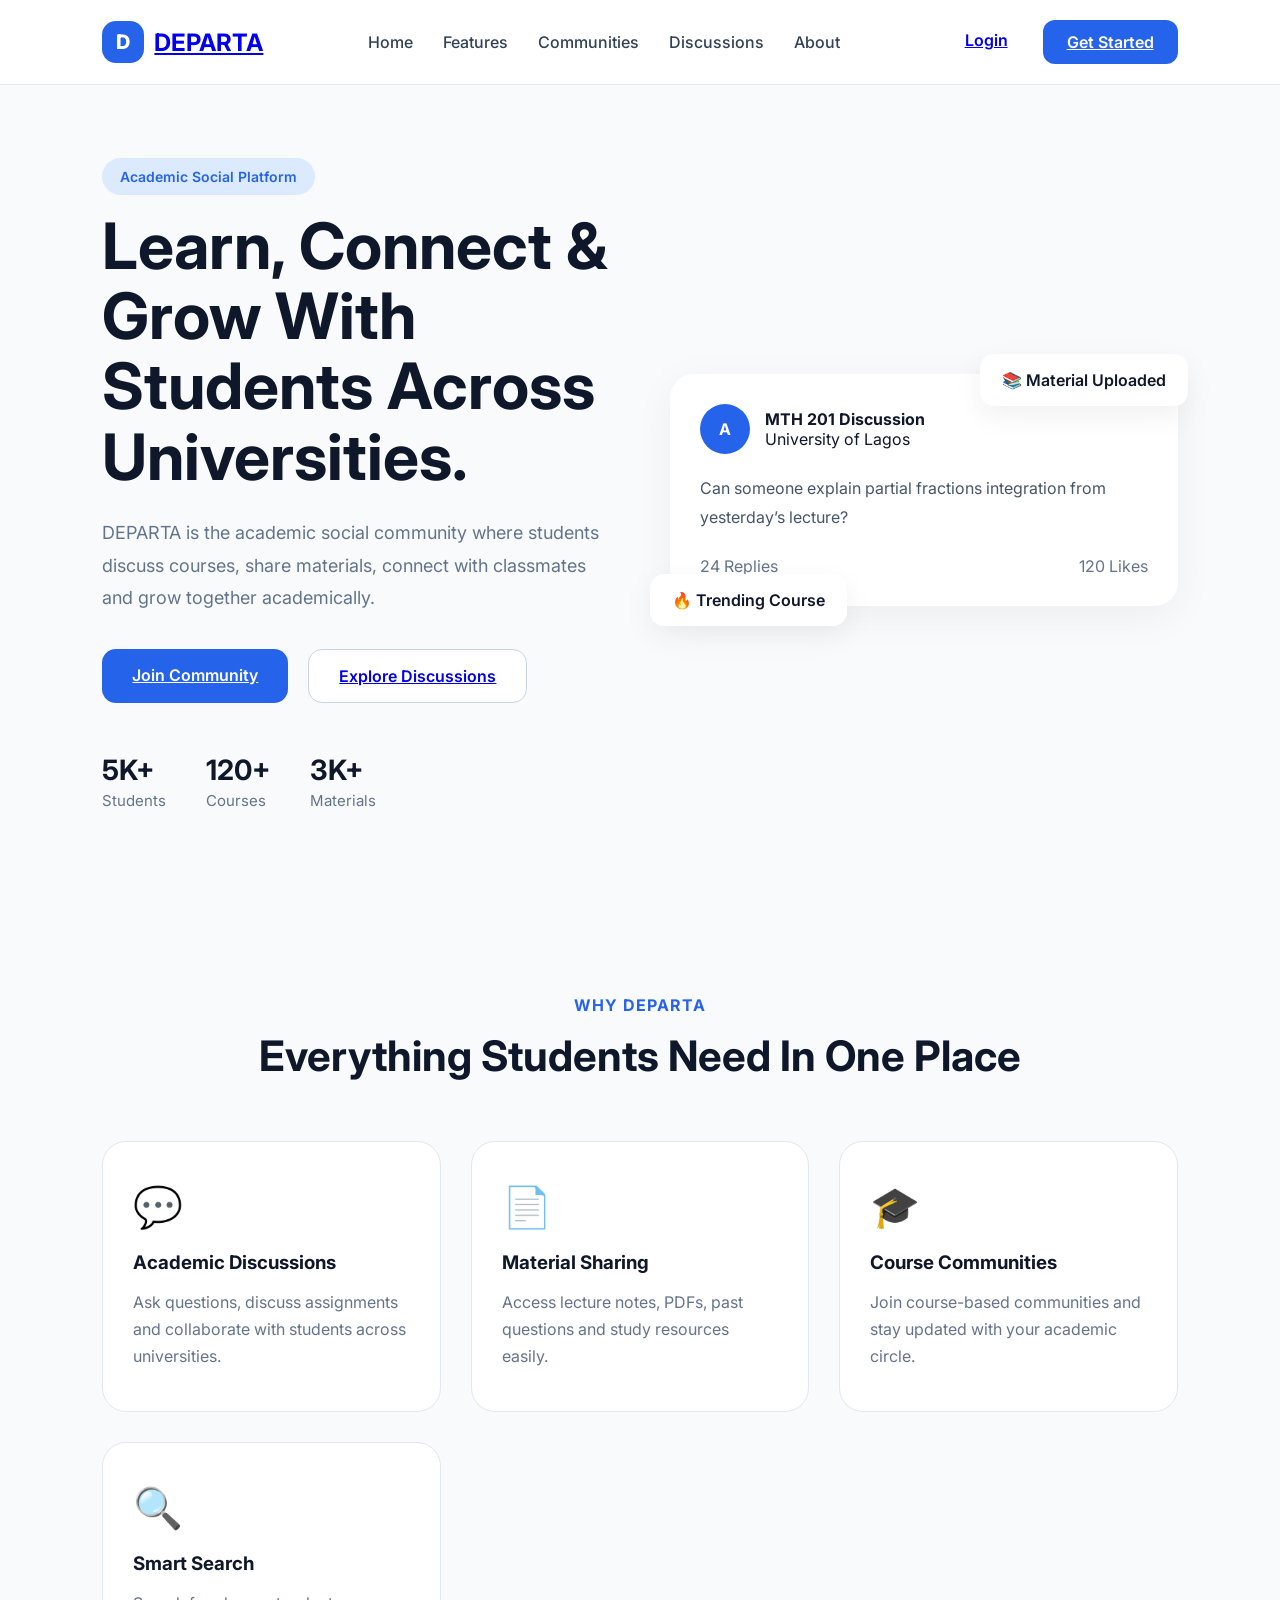
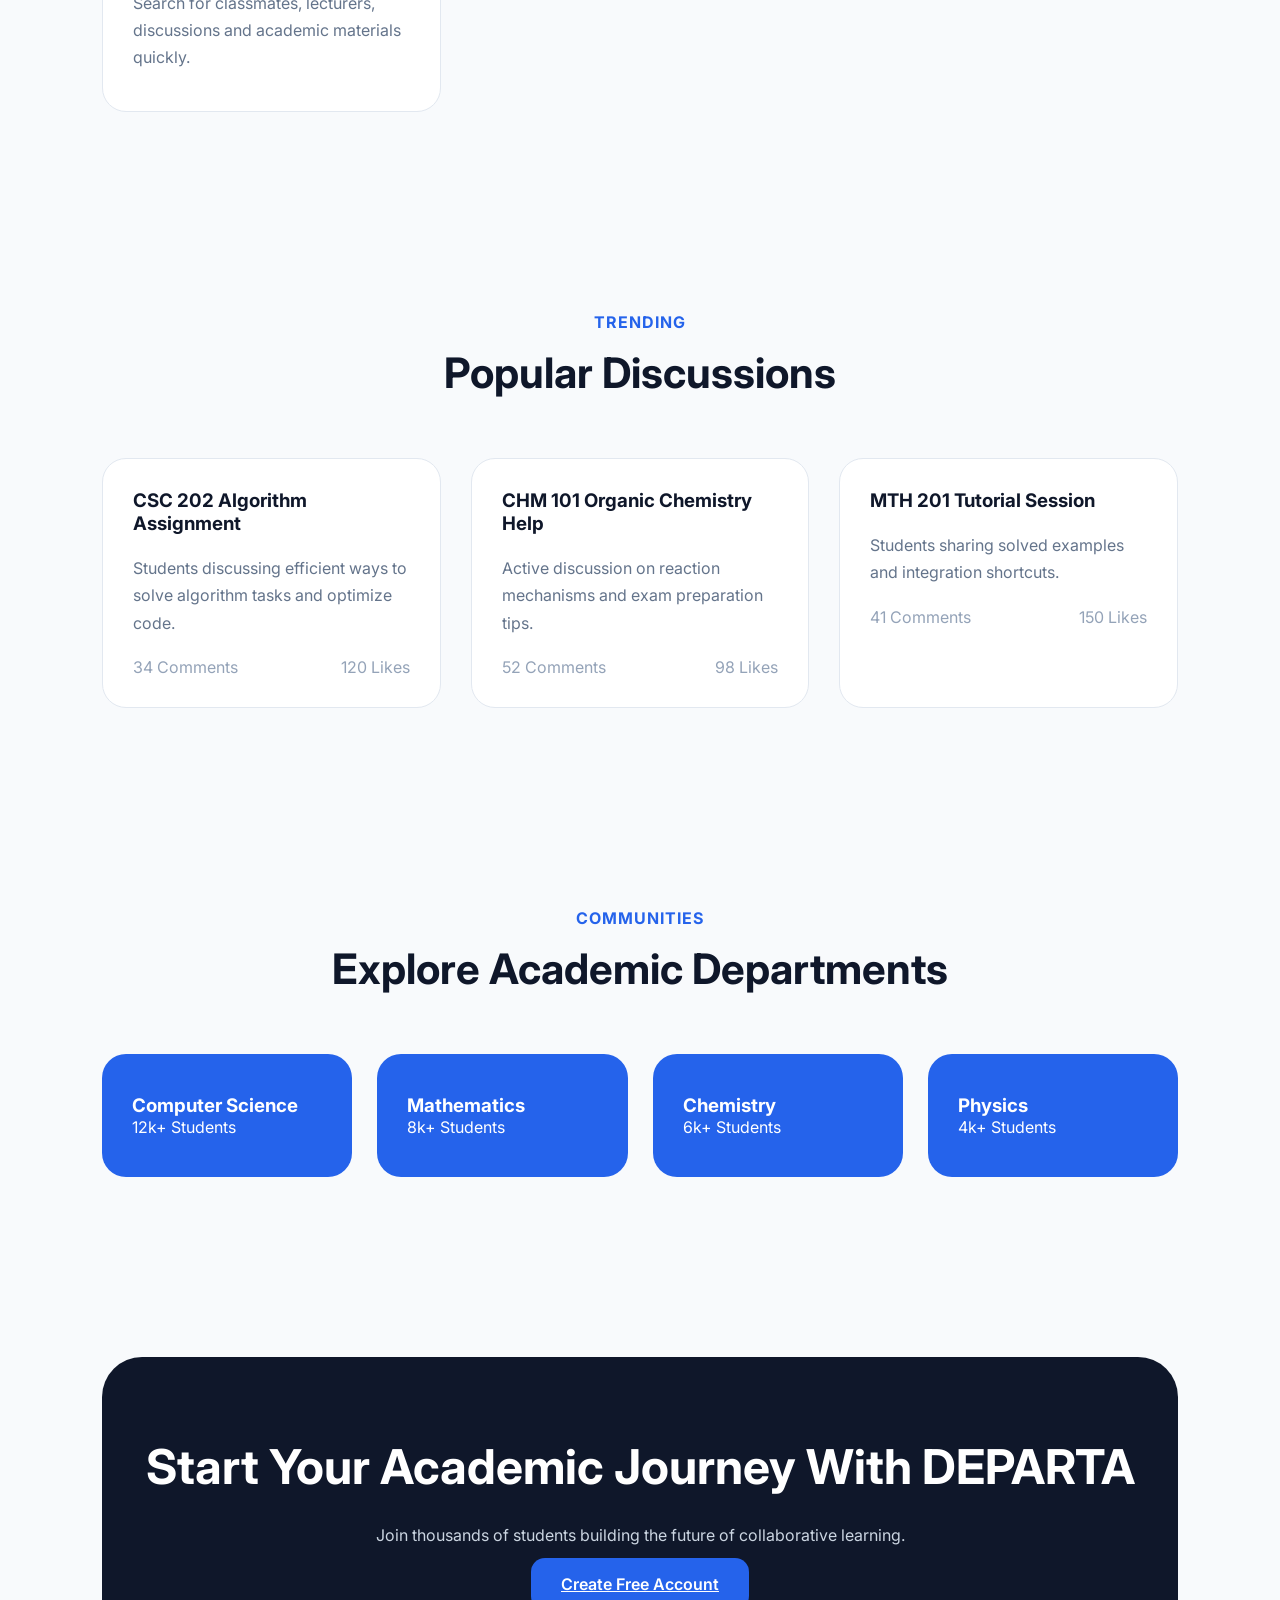
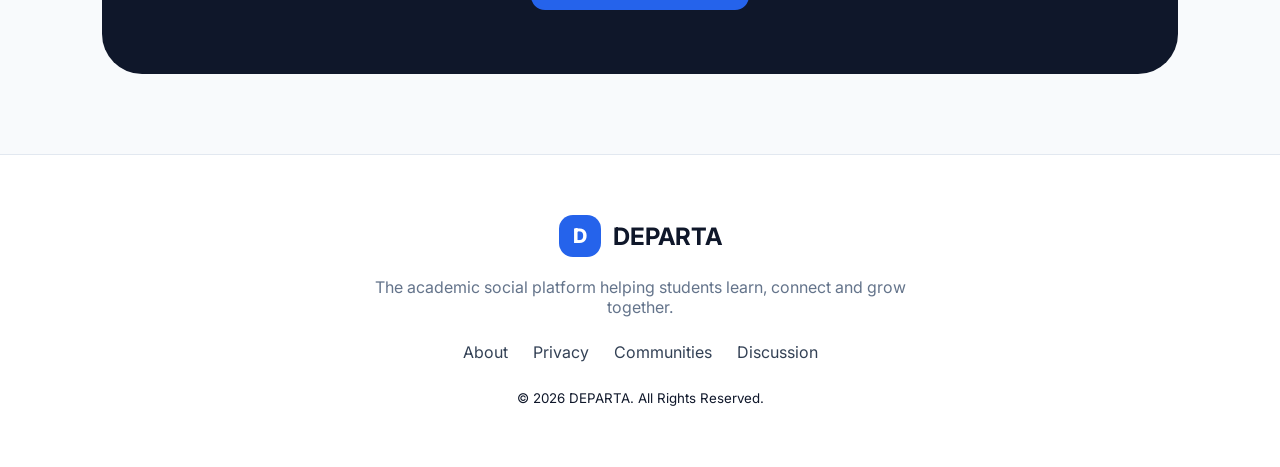
<file: index.html>
<!DOCTYPE html>
<html lang="en">
<head>
  <meta charset="UTF-8" />
  <meta name="viewport" content="width=device-width, initial-scale=1.0"/>
  <title>DEPARTA - Academic Social Platform</title>

  <!-- Google Font -->
  <link rel="preconnect" href="https://fonts.googleapis.com">
  <link rel="preconnect" href="https://fonts.gstatic.com" crossorigin>
  <link href="https://fonts.googleapis.com/css2?family=Inter:wght@300;400;500;600;700;800&display=swap" rel="stylesheet">

  <!-- CSS -->
  <link rel="stylesheet" href="css/style.css">
</head>
<body>

  <!-- ================= NAVBAR ================= -->
  <header class="navbar">
    <div class="logo">
      <div class="logo-icon">D</div>
      <a href="index.html"><h2>DEPARTA</h2></a>
    </div>

    <nav class="nav-links" id="navLinks">
      <a href="#">Home</a>
      <a href="#">Features</a>
      <a href="#">Communities</a>
      <a href="discussion.html">Discussions</a>
      <a href="#">About</a>
    </nav>

    <div class="nav-buttons">
        <a href="login.html"class="login-btn">Login</a>
      <a href="register.html" class="signup-btn">Get Started</a>
    </div>

    <div class="menu-toggle" id="menuToggle">
      ☰
    </div>
  </header>

  <!-- ================= HERO ================= -->
  <section class="hero">
    <div class="hero-left">
      <span class="badge">Academic Social Platform</span>

      <h1>
        Learn, Connect & Grow With Students Across Universities.
      </h1>

      <p>
        DEPARTA is the academic social community where students discuss courses,
        share materials, connect with classmates and grow together academically.
      </p>

      <div class="hero-buttons">
       <a href="register.html" class="primary-btn">Join Community</a>
        <a href="discussion.html"class="secondary-btn">Explore Discussions</a>
      </div>

      <div class="hero-stats">
        <div>
          <h3>5K+</h3>
          <p>Students</p>
        </div>

        <div>
          <h3>120+</h3>
          <p>Courses</p>
        </div>

        <div>
          <h3>3K+</h3>
          <p>Materials</p>
        </div>
      </div>
    </div>

    <div class="hero-right">

      <div class="discussion-card">
        <div class="discussion-top">
          <div class="avatar">A</div>

          <div>
            <h4>MTH 201 Discussion</h4>
            <span>University of Lagos</span>
          </div>
        </div>

        <p>
          Can someone explain partial fractions integration from yesterday’s lecture?
        </p>

        <div class="discussion-bottom">
          <span>24 Replies</span>
          <span>120 Likes</span>
        </div>
      </div>

      <div class="floating-card one">
        📚 Material Uploaded
      </div>

      <div class="floating-card two">
        🔥 Trending Course
      </div>

    </div>
  </section>

  <!-- ================= FEATURES ================= -->
  <section class="features">

    <div class="section-title">
      <span>WHY DEPARTA</span>
      <h2>Everything Students Need In One Place</h2>
    </div>

    <div class="feature-grid">

      <div class="feature-card">
        <div class="feature-icon">💬</div>
        <h3>Academic Discussions</h3>
        <p>
          Ask questions, discuss assignments and collaborate with students across universities.
        </p>
      </div>

      <div class="feature-card">
        <div class="feature-icon">📄</div>
        <h3>Material Sharing</h3>
        <p>
          Access lecture notes, PDFs, past questions and study resources easily.
        </p>
      </div>

      <div class="feature-card">
        <div class="feature-icon">🎓</div>
        <h3>Course Communities</h3>
        <p>
          Join course-based communities and stay updated with your academic circle.
        </p>
      </div>

      <div class="feature-card">
        <div class="feature-icon">🔍</div>
        <h3>Smart Search</h3>
        <p>
          Search for classmates, lecturers, discussions and academic materials quickly.
        </p>
      </div>

    </div>
  </section>

  <!-- ================= TRENDING DISCUSSIONS ================= -->
  <section class="trending">

    <div class="section-title">
      <span>TRENDING</span>
      <h2>Popular Discussions</h2>
    </div>

    <div class="discussion-grid">

      <div class="trend-card">
        <h3>CSC 202 Algorithm Assignment</h3>
        <p>
          Students discussing efficient ways to solve algorithm tasks and optimize code.
        </p>

        <div class="trend-meta">
          <span>34 Comments</span>
          <span>120 Likes</span>
        </div>
      </div>

      <div class="trend-card">
        <h3>CHM 101 Organic Chemistry Help</h3>
        <p>
          Active discussion on reaction mechanisms and exam preparation tips.
        </p>

        <div class="trend-meta">
          <span>52 Comments</span>
          <span>98 Likes</span>
        </div>
      </div>

      <div class="trend-card">
        <h3>MTH 201 Tutorial Session</h3>
        <p>
          Students sharing solved examples and integration shortcuts.
        </p>

        <div class="trend-meta">
          <span>41 Comments</span>
          <span>150 Likes</span>
        </div>
      </div>

    </div>
  </section>

  <!-- ================= COMMUNITIES ================= -->
  <section class="communities">

    <div class="section-title">
      <span>COMMUNITIES</span>
      <h2>Explore Academic Departments</h2>
    </div>

    <div class="community-grid">

      <div class="community-card">
        <h3>Computer Science</h3>
        <p>12k+ Students</p>
      </div>

      <div class="community-card">
        <h3>Mathematics</h3>
        <p>8k+ Students</p>
      </div>

      <div class="community-card">
        <h3>Chemistry</h3>
        <p>6k+ Students</p>
      </div>

      <div class="community-card">
        <h3>Physics</h3>
        <p>4k+ Students</p>
      </div>

    </div>
  </section>

  <!-- ================= CTA ================= -->
  <section class="cta">

    <h2>
      Start Your Academic Journey With DEPARTA
    </h2>

    <p>
      Join thousands of students building the future of collaborative learning.
    </p>

    <a href="register.html"class="primary-btn">
      Create Free Account
    </a>

  </section>

  <!-- ================= FOOTER ================= -->
  <footer class="footer">

    <div class="footer-logo">
      <div class="logo-icon">D</div>
      <h2>DEPARTA</h2>
    </div>

    <p>
      The academic social platform helping students learn, connect and grow together.
    </p>

    <div class="footer-links">
      <a href="#">About</a>
      <a href="#">Privacy</a>
      <a href="#">Communities</a>
      <a href="discussion.html">Discussion</a>
    </div>

    <small>
      © 2026 DEPARTA. All Rights Reserved.
    </small>

  </footer>

  <!-- JavaScript -->
  <script src="js/script.js"></script>
</body>
</html>
</file>
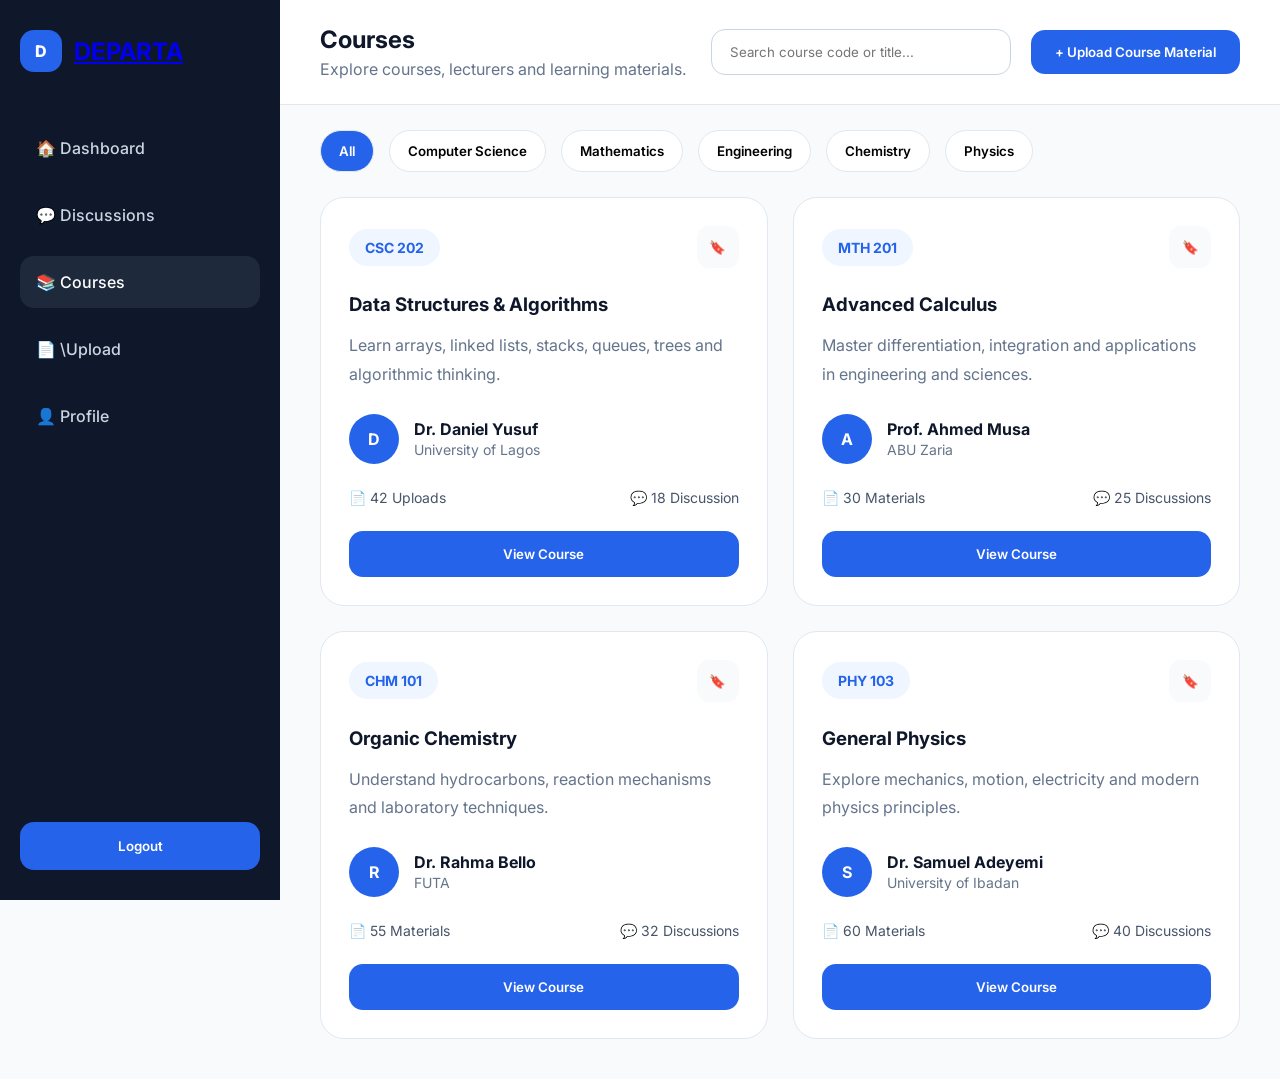
<file: courses.html>
<!-- courses.html -->
<!DOCTYPE html>
<html lang="en">
<head>
  <meta charset="UTF-8" />
  <meta name="viewport" content="width=device-width, initial-scale=1.0"/>

  <title>Courses | DEPARTA</title>

  <!-- Google Font -->
  <link rel="preconnect" href="https://fonts.googleapis.com">
  <link rel="preconnect" href="https://fonts.gstatic.com" crossorigin>

  <link href="https://fonts.googleapis.com/css2?family=Inter:wght@300;400;500;600;700;800&display=swap" rel="stylesheet">

  <link rel="stylesheet" href="css/courses.css">
</head>
<body>

  <!-- ================= SIDEBAR ================= -->

  <aside class="sidebar" id="sidebar">

    <div>

      <div class="logo">
        <div class="logo-icon">D</div>
        <a href="index.html"><h2>DEPARTA</h2></a>
      </div>

      <ul class="sidebar-links">

        <li>
          <a href="dashboard.html">
            🏠 Dashboard
          </a>
        </li>

        <li>
          <a href="discussion.html">
            💬 Discussions
          </a>
        </li>

        <li class="active">
          <a href="#">
            📚 Courses
          </a>
        </li>

        <li>
          <a href="upload.html">
            📄 \Upload
          </a>
        </li>

        <li>
          <a href="profile.html">
            👤 Profile
          </a>
        </li>

      </ul>

    </div>

    <button class="logout-btn">
      Logout
    </button>

  </aside>

  <!-- ================= MAIN CONTENT ================= -->

  <main class="main-content">

    <!-- ================= TOPBAR ================= -->

    <header class="topbar">

      <div class="topbar-left">

        <div class="menu-toggle" id="menuToggle">
          ☰
        </div>

        <div>

          <h2>
            Courses
          </h2>

          <p>
            Explore courses, lecturers and learning materials.
          </p>

        </div>

      </div>

      <div class="topbar-right">

        <div class="search-box">
          <input type="text" placeholder="Search course code or title...">
        </div>

        <button class="upload-btn">
          + Upload Course Material
        </button>

      </div>

    </header>

    <!-- ================= FILTERS ================= -->

    <section class="filters">

      <button class="active-filter">
        All
      </button>

      <button>
        Computer Science
      </button>

      <button>
        Mathematics
      </button>

      <button>
        Engineering
      </button>

      <button>
        Chemistry
      </button>

      <button>
        Physics
      </button>

    </section>

    <!-- ================= COURSE GRID ================= -->

    <section class="course-grid">

      <!-- ================= COURSE CARD ================= -->

      <div class="course-card">

        <div class="course-top">

          <span class="course-badge">
            CSC 202
          </span>

          <button class="save-btn">
            🔖
          </button>

        </div>

        <h3>
          Data Structures & Algorithms
        </h3>

        <p>
          Learn arrays, linked lists, stacks, queues, trees and algorithmic thinking.
        </p>

        <div class="lecturer">

          <div class="lecturer-avatar">
            D
          </div>

          <div>

            <h4>
              Dr. Daniel Yusuf
            </h4>

            <span>
              University of Lagos
            </span>

          </div>

        </div>

        <div class="course-info">

          <div>
            📄 42 Uploads
          </div>

          <div> 
            💬 18 Discussion
          </div>

        </div>

        <button class="view-btn">
          View Course
        </button>

      </div>

      <!-- ================= SECOND CARD ================= -->

      <div class="course-card">

        <div class="course-top">

          <span class="course-badge">
            MTH 201
          </span>

          <button class="save-btn">
            🔖
          </button>

        </div>

        <h3>
          Advanced Calculus
        </h3>

        <p>
          Master differentiation, integration and applications in engineering and sciences.
        </p>

        <div class="lecturer">

          <div class="lecturer-avatar">
            A
          </div>

          <div>

            <h4>
              Prof. Ahmed Musa
            </h4>

            <span>
              ABU Zaria
            </span>

          </div>

        </div>

        <div class="course-info">

          <div>
            📄 30 Materials
          </div>

          <div>
            💬 25 Discussions
          </div>

        </div>

        <button class="view-btn">
          View Course
        </button>

      </div>

      <!-- ================= THIRD CARD ================= -->

      <div class="course-card">

        <div class="course-top">

          <span class="course-badge">
            CHM 101
          </span>

          <button class="save-btn">
            🔖
          </button>

        </div>

        <h3>
          Organic Chemistry
        </h3>

        <p>
          Understand hydrocarbons, reaction mechanisms and laboratory techniques.
        </p>

        <div class="lecturer">

          <div class="lecturer-avatar">
            R
          </div>

          <div>

            <h4>
              Dr. Rahma Bello
            </h4>

            <span>
              FUTA
            </span>

          </div>

        </div>

        <div class="course-info">

          <div>
            📄 55 Materials
          </div>

          <div>
            💬 32 Discussions
          </div>

        </div>

        <button class="view-btn">
          View Course
        </button>

      </div>

      <!-- ================= FOURTH CARD ================= -->

      <div class="course-card">

        <div class="course-top">

          <span class="course-badge">
            PHY 103
          </span>

          <button class="save-btn">
            🔖
          </button>

        </div>

        <h3>
          General Physics
        </h3>

        <p>
          Explore mechanics, motion, electricity and modern physics principles.
        </p>

        <div class="lecturer">

          <div class="lecturer-avatar">
            S
          </div>

          <div>

            <h4>
              Dr. Samuel Adeyemi
            </h4>

            <span>
              University of Ibadan
            </span>

          </div>

        </div>

        <div class="course-info">

          <div>
            📄 60 Materials
          </div>

          <div>
            💬 40 Discussions
          </div>

        </div>

        <button class="view-btn">
          View Course
        </button>

      </div>

    </section>

  </main>

  <script src="js/courses.js"></script>
</body>
</html>
</file>
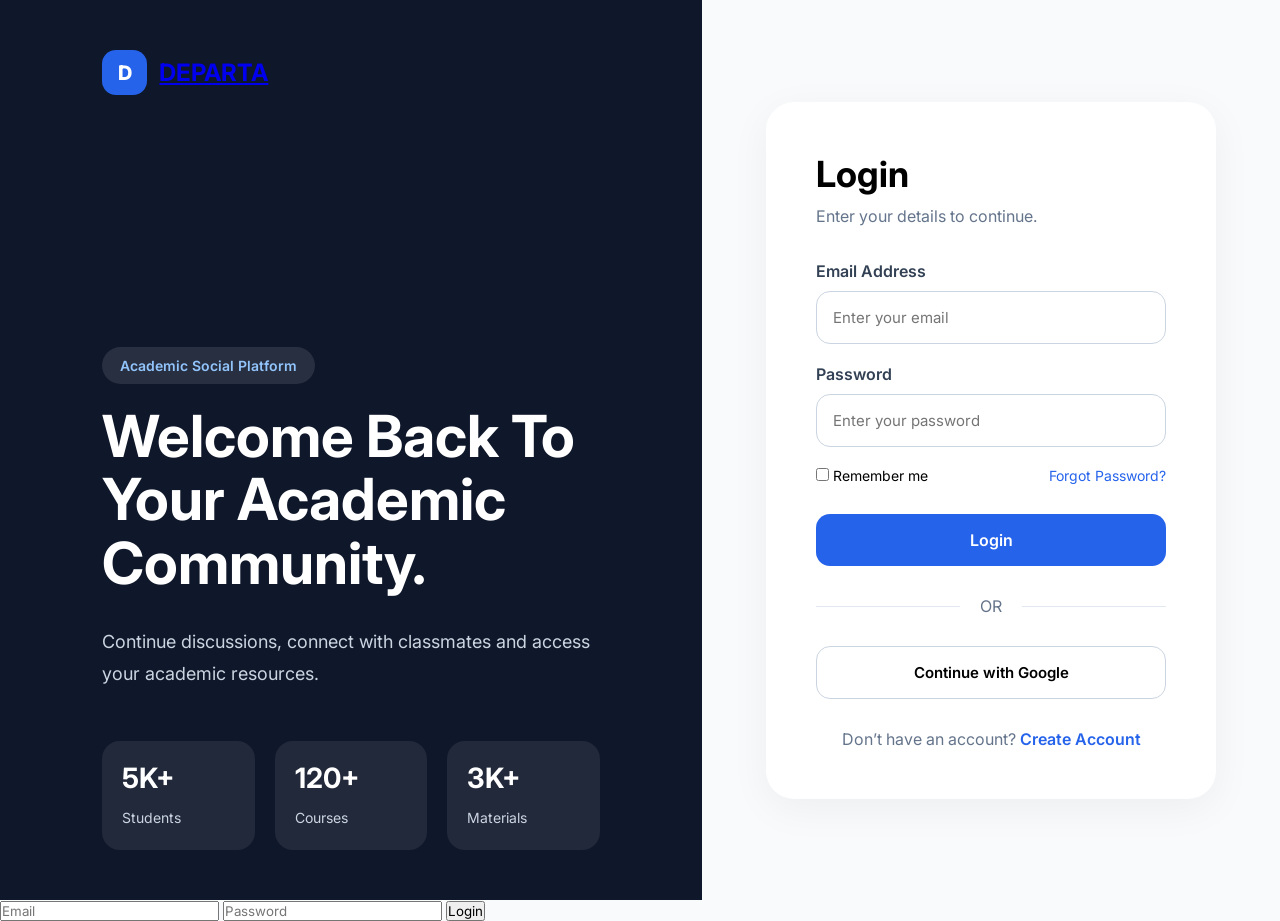
<file: dashboard.html>
<!-- dashboard.html -->
<!DOCTYPE html>
<html lang="en">
<head>
  <meta charset="UTF-8">
  <meta name="viewport" content="width=device-width, initial-scale=1.0">
  <title>Dashboard | DEPARTA</title>

  <!-- Google Font -->
  <link rel="preconnect" href="https://fonts.googleapis.com">
  <link rel="preconnect" href="https://fonts.gstatic.com" crossorigin>

  <link href="https://fonts.googleapis.com/css2?family=Inter:wght@300;400;500;600;700;800&display=swap" rel="stylesheet">

  <link rel="stylesheet" href="css/dashboard.css">
</head>
<body>

  <!-- ================= SIDEBAR ================= -->

  <aside class="sidebar" id="sidebar">

    <div class="sidebar-top">

      <div class="logo">
        <div class="logo-icon">D</div>
       <a href="index.html"><h2>DEPARTA</h2></a>
      </div>

      <ul class="sidebar-links">

        <li class="active">
          <a href="#">
            🏠 Dashboard
          </a>
        </li>

        <li>
          <a href="discussion.html">
            💬 Discussion
          </a>
        </li>

        <li>
          <a href="courses.html">
            📚 Courses
          </a>
        </li>

        <li>
          <a href="upload.html">
            📄 Upload
          </a>
        </li>

        <li>
          <a href="search.html">
            🔍 Search
          </a>
        </li>

        <li>
          <a href="profile.html">
            👤 Profile
          </a>
        </li>

      </ul>

    </div>

    <div class="sidebar-bottom">
       <button class="logout-btn">
        Logout
      </button>
    </div>

  </aside>

  <!-- ================= MAIN CONTENT ================= -->

  <main class="main-content">

    <!-- ================= TOPBAR ================= -->

    <header class="topbar">

      <div class="topbar-left">

        <div class="menu-toggle" id="menuToggle">
          ☰
        </div>

        <h2>
          Welcome Back, Abdulmalik 👋
        </h2>

      </div>

      <div class="topbar-right">

        <div class="search-box">
          <input type="text" placeholder="Search discussions, courses...">
        </div>

        <div class="notification">
          🔔
        </div>

        <div class="profile-avatar">
          A
        </div>

      </div>

    </header>

    <!-- ================= DASHBOARD GRID ================= -->

    <section class="dashboard-grid">

      <!-- ================= FEED ================= -->

      <div class="feed-section">

        <!-- CREATE POST -->

        <div class="create-post">

          <div class="post-top">

            <div class="profile-avatar">
              A
            </div>

            <input type="text" placeholder="Start an academic discussion...">

          </div>

          <div class="post-actions">

            <button>
              📄 Upload Material
            </button>

            <button>
              💬 Ask Question
            </button>

            <button class="primary-btn">
              Post
            </button>

          </div>

        </div>


        <h1>Student Dashboard</h1>

<div id="userInfo"></div>

<ul>
  <li>📚 Materials</li>
  <li>💬 Discussions</li>
  <li>👥 Connections</li>
  <li>📂 Courses</li>
</ul>

<h1>Lecturer Dashboard</h1>

<div id="userInfo"></div>

<ul>
  <li>📚 Upload Materials</li>
  <li>🧠 Research Discussions</li>
  <li>📘 Create Courses</li>
  <li>👥 Connect with Lecturers</li>
</ul>


<h1>Admin Dashboard</h1>

<div id="userInfo"></div>

<ul>
  <li>👤 Manage Users</li>
  <li>📚 Moderate Materials</li>
  <li>💬 Manage Discussions</li>
  <li>🏫 Manage Departments</li>
</ul>

 <h2>Upload Material</h2>

<form id="uploadForm">
  <input type="text" id="title" placeholder="Title" />
  <input type="text" id="description" placeholder="Description" />
  <input type="text" id="courseId" placeholder="Course ID" />
  <input type="file" id="file" />
  <button type="submit">Upload</button>
</form>


A        <!-- DISCUSSION CARD -->

        <div class="discussion-card">

          <div class="discussion-header">

            <div class="discussion-user">

              <div class="profile-avatar">
                S
              </div>

              <div>
                <h4>Sarah Johnson</h4>
                <span>CSC 202 • University of Lagos</span>
              </div>

            </div>

            <span class="time">
              2h ago
            </span>

          </div>

          <h3>
            Can someone explain recursion in programming?
          </h3>

          <p>
            I understand loops very well but recursion still feels confusing. Especially base cases and recursive calls.
          </p>

          <div class="discussion-tags">
            <span>#ComputerScience</span>
            <span>#Programming</span>
          </div>

          <div class="discussion-actions">

            <button>
              👍 120
            </button>

            <button>
              💬 34
            </button>

            <button>
              🔖 Save
            </button>

          </div>

        </div>

        <!-- SECOND DISCUSSION -->

        <div class="discussion-card">

          <div class="discussion-header">

            <div class="discussion-user">

              <div class="profile-avatar">
                M
              </div>

              <div>
                <h4>Mohammed Bello</h4>
                <span>MTH 201 • ABU Zaria</span>
              </div>

            </div>

            <span class="time">
              5h ago
            </span>

          </div>

          <h3>
            Integration shortcuts for WAEC and University Exams
          </h3>

          <p>
            Here are some patterns I noticed while solving repeated integration questions.
          </p>

          <div class="discussion-tags">
            <span>#Mathematics</span>
            <span>#Integration</span>
          </div>

          <div class="discussion-actions">

            <button>
              👍 89
            </button>

            <button>
              💬 20
            </button>

            <button>
              🔖 Save
            </button>

          </div>

        </div>

      </div>

      <!-- ================= RIGHT SIDEBAR ================= -->

      <div class="right-sidebar">

        <!-- PROFILE CARD -->

        <div class="profile-card">

          <div class="profile-avatar large">
            A
          </div>

          <h3>
            Abdulmalik Momoh
          </h3>

          <p>
            Mathematics Education
          </p>

          <span>
            University Community Contributor
          </span>

        </div>

        <!-- TRENDING COURSES -->

        <div class="widget">

          <div class="widget-header">
            <h3>Trending Courses</h3>
          </div>

          <div class="course-item">
            <h4>CSC 202</h4>
            <span>Programming Fundamentals</span>
          </div>

          <div class="course-item">
            <h4>MTH 201</h4>
            <span>Advanced Calculus</span>
          </div>

          <div class="course-item">
            <h4>CHM 101</h4>
            <span>Organic Chemistry</span>
          </div>

        </div>

        <!-- TOP CONTRIBUTORS -->

        <div class="widget">

          <div class="widget-header">
            <h3>Top Contributors</h3>
          </div>

          <div class="contributor">

            <div class="profile-avatar small">
              D
            </div>

            <div>
              <h4>David James</h4>
              <span>120 Materials Uploaded</span>
            </div>

          </div>

          <div class="contributor">

            <div class="profile-avatar small">
              R
            </div>

            <div>
              <h4>Rahma Yusuf</h4>
              <span>85 Discussions Created</span>
            </div>

          </div>

        </div>

      </div>

    </section>

  </main>

  <h2>📚 Live Materials Feed</h2>

<div id="feed"></div>

<script src="js/feed.js"></script>


  <script src="js/api.js"></script>
<script>
  async function loadDashboard() {
    const user = await loadUser();

    const materials = await getMaterials();

    const container = document.getElementById("materials");

    container.innerHTML = materials.map(m => `
      <div>
        <h3>${m.title}</h3>
        <p>${m.description}</p>
        <small>Uploaded by: ${m.uploadedByRole}</small>
      </div>
    `).join("");
  }

  loadDashboard();
</script>
  <script src="js/dashboard.js"></script>
</body>
</html>
</file>
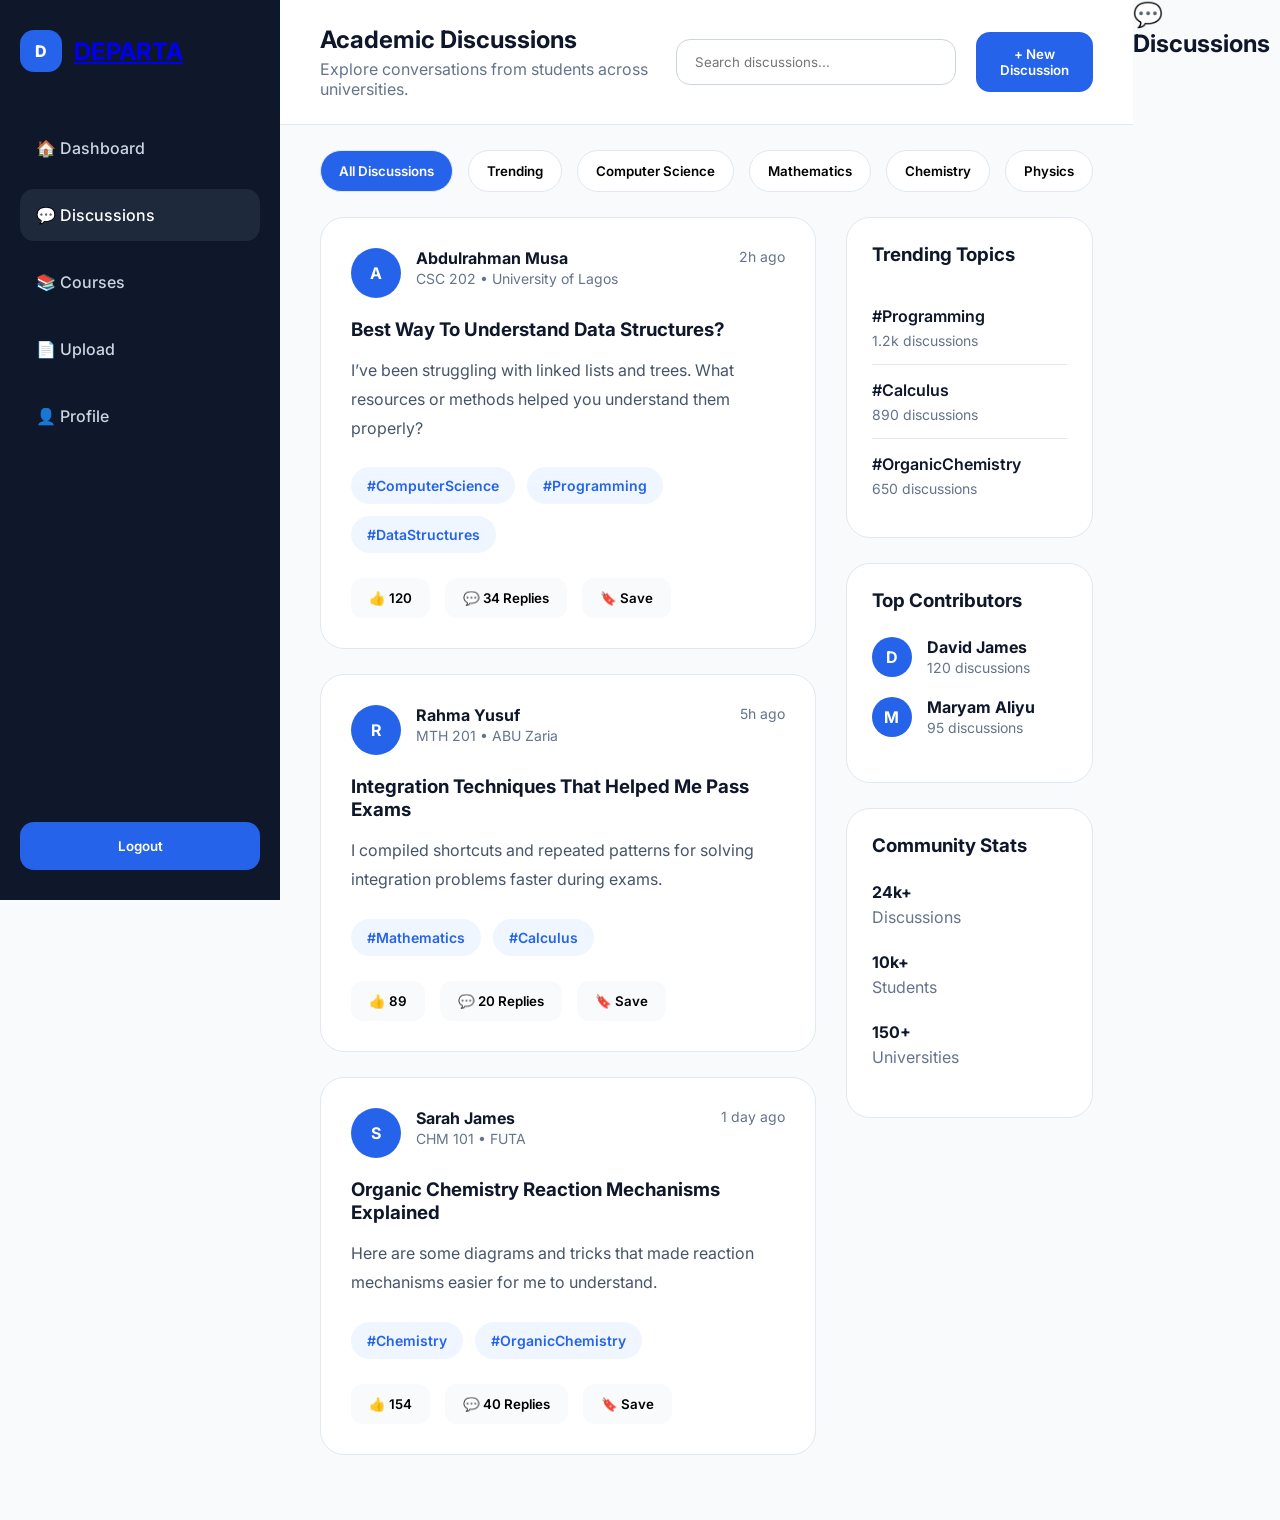
<file: discussion.html>
<!-- discussions.html -->
<!DOCTYPE html>
<html lang="en">
<head>
  <meta charset="UTF-8">
  <meta name="viewport" content="width=device-width, initial-scale=1.0">

  <title>Discussions | DEPARTA</title>

  <!-- Google Font -->
  <link rel="preconnect" href="https://fonts.googleapis.com">
  <link rel="preconnect" href="https://fonts.gstatic.com" crossorigin>

  <link href="https://fonts.googleapis.com/css2?family=Inter:wght@300;400;500;600;700;800&display=swap" rel="stylesheet">

  <link rel="stylesheet" href="css/discussion.css">
</head>
<body>

  <!-- ================= SIDEBAR ================= -->

  <aside class="sidebar" id="sidebar">

    <div>

      <div class="logo">
        <div class="logo-icon">D</div>
        <a href="index.html"><h2>DEPARTA</h2></a>
      </div>

      <ul class="sidebar-links">

        <li>
          <a href="dashboard.html">
            🏠 Dashboard
          </a>
        </li>

        <li class="active">
          <a href="dashboard.html">
            💬 Discussions
          </a>
        </li>

        <li>
          <a href="courses.html">
            📚 Courses
          </a>
        </li>

        <li>
          <a href="upload.html">
            📄 Upload
          </a>
        </li>

        <li>
          <a href="profile.html">
            👤 Profile
          </a>
        </li>

      </ul>

    </div>

    <button class="logout-btn">
      Logout
    </button>

  </aside>

  <!-- ================= MAIN ================= -->

  <main class="main-content">

    <!-- ================= TOPBAR ================= -->

    <header class="topbar">

      <div class="topbar-left">

        <div class="menu-toggle" id="menuToggle">
          ☰
        </div>

        <div>
          <h2>Academic Discussions</h2>
          <p>
            Explore conversations from students across universities.
          </p>
        </div>

      </div>

      <div class="topbar-right">

        <div class="search-box">
          <input type="text" placeholder="Search discussions...">
        </div>

        <a href="discussion.html"><button class="create-btn">
          + New Discussion
        </button></a>

      </div>

    </header>

    <!-- ================= FILTERS ================= -->

    <section class="filters">

      <a href="discussion.html"><button class="active-filter">
        All Discussions
      </button></a>

      <button>
        Trending
      </button>

      <button>
        Computer Science
      </button>

      <button>
        Mathematics
      </button>

      <button>
        Chemistry
      </button>

      <button>
        Physics
      </button>

    </section>

    <!-- ================= DISCUSSIONS LAYOUT ================= -->

    <section class="discussion-layout">

      <!-- ================= DISCUSSION FEED ================= -->

      <div class="discussion-feed">

        <!-- DISCUSSION CARD -->

        <div class="discussion-card">

          <div class="discussion-header">

            <div class="discussion-user">

              <div class="avatar">
                A
              </div>

              <div>

                <h4>
                  Abdulrahman Musa
                </h4>

                <span>
                  CSC 202 • University of Lagos
                </span>

              </div>

            </div>

            <span class="time">
              2h ago
            </span>

          </div>

          <h3>
            Best Way To Understand Data Structures?
          </h3>

          <p>
            I’ve been struggling with linked lists and trees. What resources or methods helped you understand them properly?
          </p>

          <div class="discussion-tags">

            <span>#ComputerScience</span>
            <span>#Programming</span>
            <span>#DataStructures</span>

          </div>

          <div class="discussion-footer">

            <button>
              👍 120
            </button>

            <button>
              💬 34 Replies
            </button>

            <button>
              🔖 Save
            </button>

          </div>

        </div>

        <!-- SECOND CARD -->

        <div class="discussion-card">

          <div class="discussion-header">

            <div class="discussion-user">

              <div class="avatar">
                R
              </div>

              <div>

                <h4>
                  Rahma Yusuf
                </h4>

                <span>
                  MTH 201 • ABU Zaria
                </span>

              </div>

            </div>

            <span class="time">
              5h ago
            </span>

          </div>

          <h3>
            Integration Techniques That Helped Me Pass Exams
          </h3>

          <p>
            I compiled shortcuts and repeated patterns for solving integration problems faster during exams.
          </p>

          <div class="discussion-tags">

            <span>#Mathematics</span>
            <span>#Calculus</span>

          </div>

          <div class="discussion-footer">

            <button>
              👍 89
            </button>

            <button>
              💬 20 Replies
            </button>

            <button>
              🔖 Save
            </button>

          </div>

        </div>

        <!-- THIRD CARD -->

        <div class="discussion-card">

          <div class="discussion-header">

            <div class="discussion-user">

              <div class="avatar">
                S
              </div>

              <div>

                <h4>
                  Sarah James
                </h4>

                <span>
                  CHM 101 • FUTA
                </span>

              </div>

            </div>

            <span class="time">
              1 day ago
            </span>

          </div>

          <h3>
            Organic Chemistry Reaction Mechanisms Explained
          </h3>

          <p>
            Here are some diagrams and tricks that made reaction mechanisms easier for me to understand.
          </p>

          <div class="discussion-tags">

            <span>#Chemistry</span>
            <span>#OrganicChemistry</span>

          </div>

          <div class="discussion-footer">

            <button>
              👍 154
            </button>

            <button>
              💬 40 Replies
            </button>

            <button>
              🔖 Save
            </button>

          </div>

        </div>

      </div>

      <!-- ================= RIGHT SIDEBAR ================= -->

      <div class="right-sidebar">

        <!-- TRENDING TOPICS -->

        <div class="widget">

          <div class="widget-header">
            <h3>Trending Topics</h3>
          </div>

          <div class="topic">
            <span>#Programming</span>
            <p>1.2k discussions</p>
          </div>

          <div class="topic">
            <span>#Calculus</span>
            <p>890 discussions</p>
          </div>

          <div class="topic">
            <span>#OrganicChemistry</span>
            <p>650 discussions</p>
          </div>

        </div>

        <!-- ACTIVE CONTRIBUTORS -->

        <div class="widget">

          <div class="widget-header">
            <h3>Top Contributors</h3>
          </div>

          <div class="contributor">

            <div class="avatar small">
              D
            </div>

            <div>

              <h4>David James</h4>
              <span>120 discussions</span>

            </div>

          </div>

          <div class="contributor">

            <div class="avatar small">
              M
            </div>

            <div>

              <h4>Maryam Aliyu</h4>
              <span>95 discussions</span>

            </div>

          </div>

        </div>

        <!-- COMMUNITY STATS -->

        <div class="widget">

          <div class="widget-header">
            <h3>Community Stats</h3>
          </div>

          <div class="stat-item">
            <h4>24k+</h4>
            <p>Discussions</p>
          </div>

          <div class="stat-item">
            <h4>10k+</h4>
            <p>Students</p>
          </div>

          <div class="stat-item">
            <h4>150+</h4>
            <p>Universities</p>
          </div>

        </div>

      </div>

    </section>

  </main>

  <h2>💬 Discussions</h2>

<div id="threads"></div>

  <script src="js/discussion.js"></script>
</body>
</html>
</file>
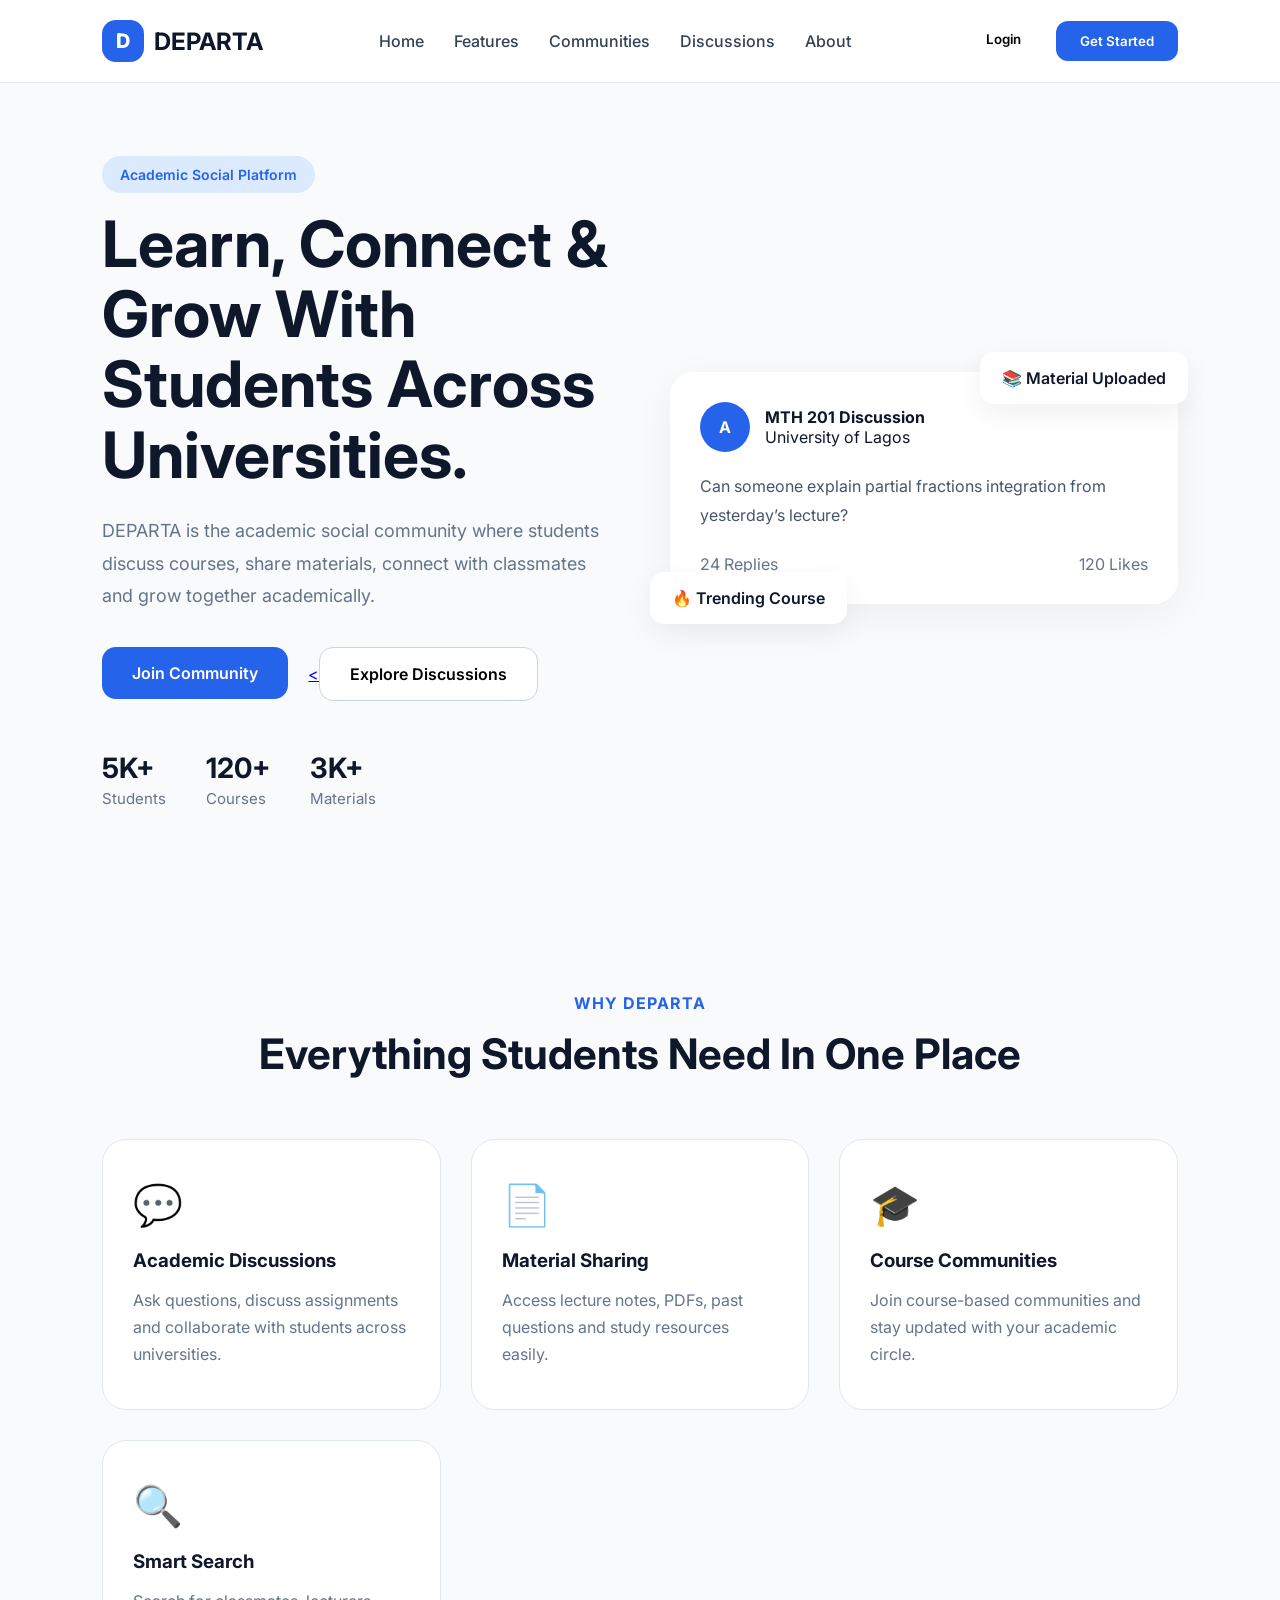
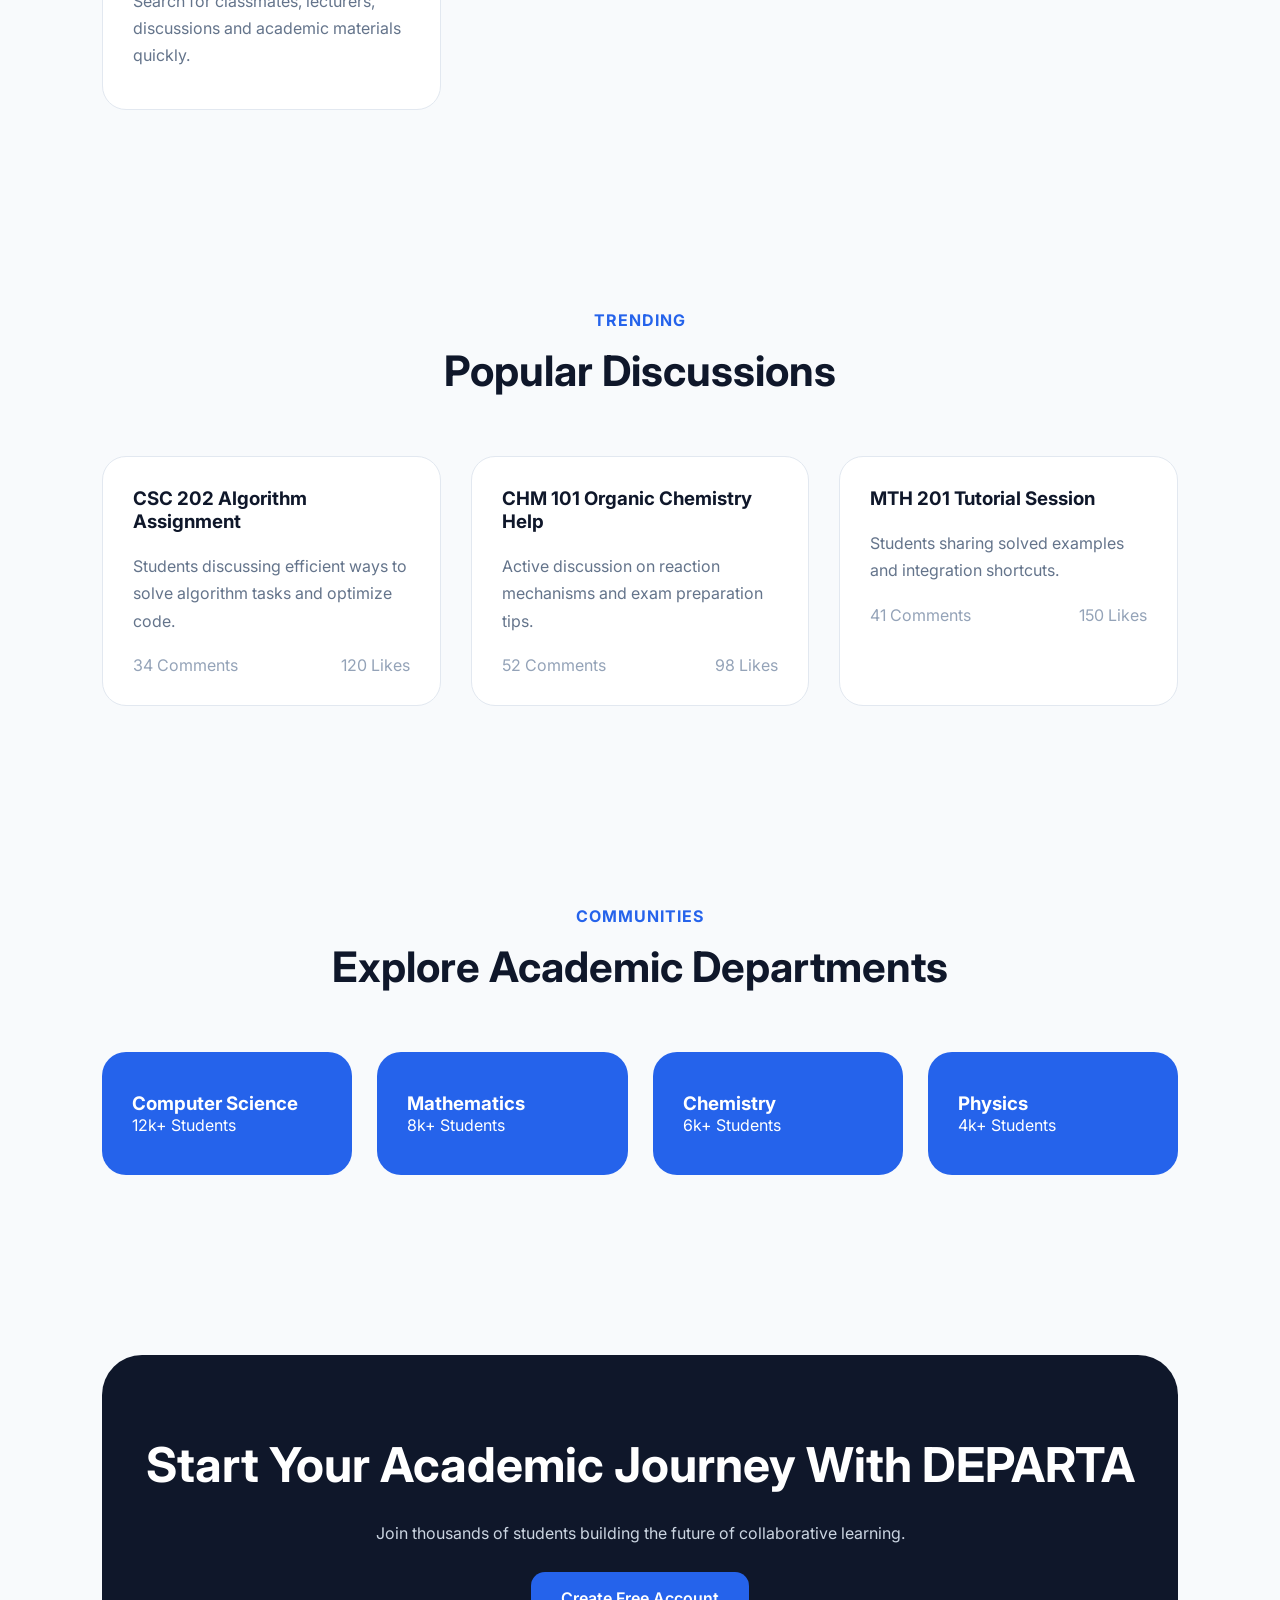
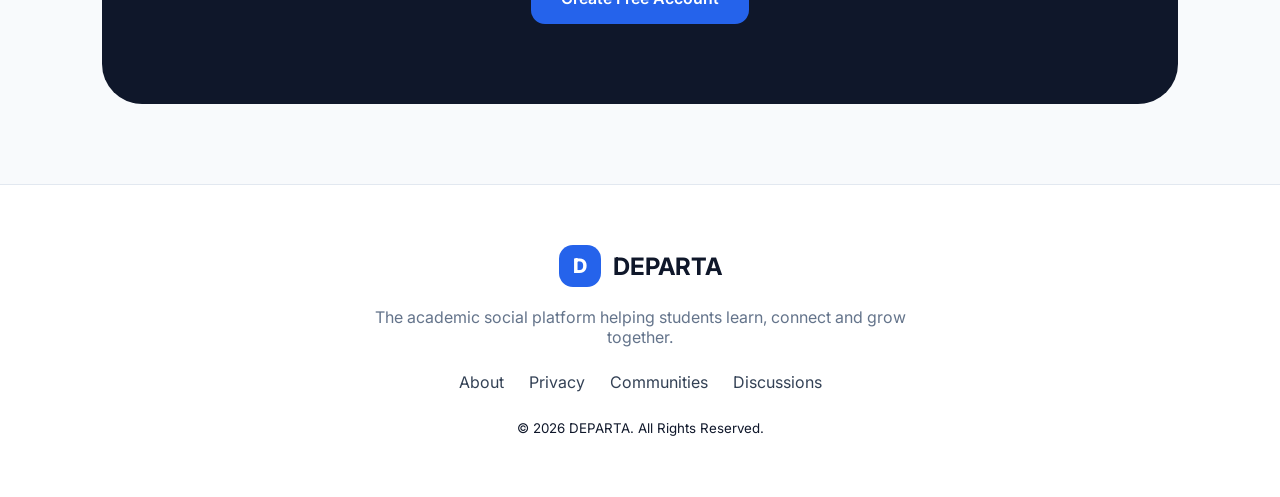
<file: landing.html>
<!DOCTYPE html>
<html lang="en">
<head>
  <meta charset="UTF-8" />
  <meta name="viewport" content="width=device-width, initial-scale=1.0"/>
  <title>DEPARTA - Academic Social Platform</title>

  <!-- Google Font -->
  <link rel="preconnect" href="https://fonts.googleapis.com">
  <link rel="preconnect" href="https://fonts.gstatic.com" crossorigin>
  <link href="https://fonts.googleapis.com/css2?family=Inter:wght@300;400;500;600;700;800&display=swap" rel="stylesheet">

  <!-- CSS -->
  <link rel="stylesheet" href="css/style.css">
</head>
<body>

  <!-- ================= NAVBAR ================= -->
  <header class="navbar">
    <div class="logo">
      <div class="logo-icon">D</div>
      <h2>DEPARTA</h2>
    </div>

    <nav class="nav-links" id="navLinks">
      <a href="#">Home</a>
      <a href="#">Features</a>
      <a href="#">Communities</a>
      <a href="#">Discussions</a>
      <a href="#">About</a>
    </nav>

    <div class="nav-buttons">
        <a href="login.html">
      <button class="login-btn">Login</button></a>
      <a href="register.html">
      <button class="signup-btn">Get Started</button></a>
    </div>

    <div class="menu-toggle" id="menuToggle">
      ☰
    </div>
  </header>

  <!-- ================= HERO ================= -->
  <section class="hero">
    <div class="hero-left">
      <span class="badge">Academic Social Platform</span>

      <h1>
        Learn, Connect & Grow With Students Across Universities.
      </h1>

      <p>
        DEPARTA is the academic social community where students discuss courses,
        share materials, connect with classmates and grow together academically.
      </p>

      <div class="hero-buttons">
       <a href="register.html"> <button class="primary-btn">Join Community</button>
        <a href="discussion.html"><<button class="secondary-btn">Explore Discussions</button></a>
      </div>

      <div class="hero-stats">
        <div>
          <h3>5K+</h3>
          <p>Students</p>
        </div>

        <div>
          <h3>120+</h3>
          <p>Courses</p>
        </div>

        <div>
          <h3>3K+</h3>
          <p>Materials</p>
        </div>
      </div>
    </div>

    <div class="hero-right">

      <div class="discussion-card">
        <div class="discussion-top">
          <div class="avatar">A</div>

          <div>
            <h4>MTH 201 Discussion</h4>
            <span>University of Lagos</span>
          </div>
        </div>

        <p>
          Can someone explain partial fractions integration from yesterday’s lecture?
        </p>

        <div class="discussion-bottom">
          <span>24 Replies</span>
          <span>120 Likes</span>
        </div>
      </div>

      <div class="floating-card one">
        📚 Material Uploaded
      </div>

      <div class="floating-card two">
        🔥 Trending Course
      </div>

    </div>
  </section>

  <!-- ================= FEATURES ================= -->
  <section class="features">

    <div class="section-title">
      <span>WHY DEPARTA</span>
      <h2>Everything Students Need In One Place</h2>
    </div>

    <div class="feature-grid">

      <div class="feature-card">
        <div class="feature-icon">💬</div>
        <h3>Academic Discussions</h3>
        <p>
          Ask questions, discuss assignments and collaborate with students across universities.
        </p>
      </div>

      <div class="feature-card">
        <div class="feature-icon">📄</div>
        <h3>Material Sharing</h3>
        <p>
          Access lecture notes, PDFs, past questions and study resources easily.
        </p>
      </div>

      <div class="feature-card">
        <div class="feature-icon">🎓</div>
        <h3>Course Communities</h3>
        <p>
          Join course-based communities and stay updated with your academic circle.
        </p>
      </div>

      <div class="feature-card">
        <div class="feature-icon">🔍</div>
        <h3>Smart Search</h3>
        <p>
          Search for classmates, lecturers, discussions and academic materials quickly.
        </p>
      </div>

    </div>
  </section>

  <!-- ================= TRENDING DISCUSSIONS ================= -->
  <section class="trending">

    <div class="section-title">
      <span>TRENDING</span>
      <h2>Popular Discussions</h2>
    </div>

    <div class="discussion-grid">

      <div class="trend-card">
        <h3>CSC 202 Algorithm Assignment</h3>
        <p>
          Students discussing efficient ways to solve algorithm tasks and optimize code.
        </p>

        <div class="trend-meta">
          <span>34 Comments</span>
          <span>120 Likes</span>
        </div>
      </div>

      <div class="trend-card">
        <h3>CHM 101 Organic Chemistry Help</h3>
        <p>
          Active discussion on reaction mechanisms and exam preparation tips.
        </p>

        <div class="trend-meta">
          <span>52 Comments</span>
          <span>98 Likes</span>
        </div>
      </div>

      <div class="trend-card">
        <h3>MTH 201 Tutorial Session</h3>
        <p>
          Students sharing solved examples and integration shortcuts.
        </p>

        <div class="trend-meta">
          <span>41 Comments</span>
          <span>150 Likes</span>
        </div>
      </div>

    </div>
  </section>

  <!-- ================= COMMUNITIES ================= -->
  <section class="communities">

    <div class="section-title">
      <span>COMMUNITIES</span>
      <h2>Explore Academic Departments</h2>
    </div>

    <div class="community-grid">

      <div class="community-card">
        <h3>Computer Science</h3>
        <p>12k+ Students</p>
      </div>

      <div class="community-card">
        <h3>Mathematics</h3>
        <p>8k+ Students</p>
      </div>

      <div class="community-card">
        <h3>Chemistry</h3>
        <p>6k+ Students</p>
      </div>

      <div class="community-card">
        <h3>Physics</h3>
        <p>4k+ Students</p>
      </div>

    </div>
  </section>

  <!-- ================= CTA ================= -->
  <section class="cta">

    <h2>
      Start Your Academic Journey With DEPARTA
    </h2>

    <p>
      Join thousands of students building the future of collaborative learning.
    </p>

    <a href="register.html"><button class="primary-btn">
      Create Free Account
    </button></a>

  </section>

  <!-- ================= FOOTER ================= -->
  <footer class="footer">

    <div class="footer-logo">
      <div class="logo-icon">D</div>
      <h2>DEPARTA</h2>
    </div>

    <p>
      The academic social platform helping students learn, connect and grow together.
    </p>

    <div class="footer-links">
      <a href="#">About</a>
      <a href="#">Privacy</a>
      <a href="#">Communities</a>
      <a href="#">Discussions</a>
    </div>

    <small>
      © 2026 DEPARTA. All Rights Reserved.
    </small>

  </footer>

  <!-- JavaScript -->
  <script src="js/script.js"></script>
</body>
</html>
</file>
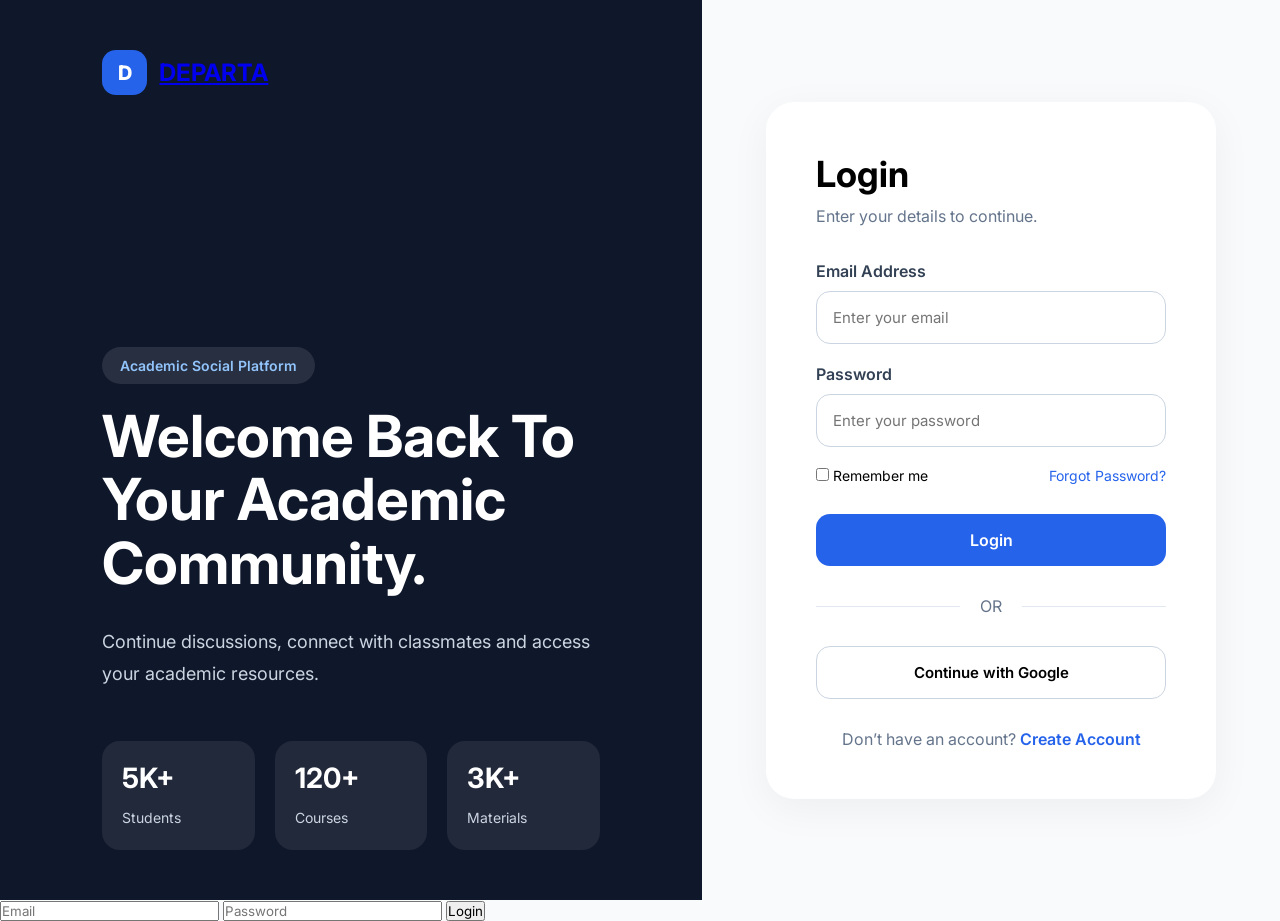
<file: login.html>
<!DOCTYPE html>
<html lang="en">
<head>
  <meta charset="UTF-8" />
  <meta name="viewport" content="width=device-width, initial-scale=1.0"/>
  <title>Login | DEPARTA</title>

  <link rel="preconnect" href="https://fonts.googleapis.com">
  <link rel="preconnect" href="https://fonts.gstatic.com" crossorigin>

  <link href="https://fonts.googleapis.com/css2?family=Inter:wght@300;400;500;600;700;800&display=swap" rel="stylesheet">

  <link rel="stylesheet" href="css/auth.css">
</head>
<body>

  <section class="auth-container">

    <!-- LEFT SIDE -->
    <div class="auth-left">

      <div class="logo">
        <div class="logo-icon">D</div>
        <a href="index.html"><h2>DEPARTA</h2></a>
      </div>

      <div class="auth-content">
        <span class="badge">Academic Social Platform</span>

        <h1>
          Welcome Back To Your Academic Community.
        </h1>

        <p>
          Continue discussions, connect with classmates and access your academic resources.
        </p>

        <div class="auth-stats">

          <div class="stat-card">
            <h3>5K+</h3>
            <p>Students</p>
          </div>

          <div class="stat-card">
            <h3>120+</h3>
            <p>Courses</p>
          </div>

          <div class="stat-card">
            <h3>3K+</h3>
            <p>Materials</p>
          </div>

        </div>
      </div>

    </div>

    <!-- RIGHT SIDE -->
    <div class="auth-right">

      <div class="form-container">

        <h2>Login</h2>

        <p class="form-subtitle">
          Enter your details to continue.
        </p>

        <form id="loginForm">

          <div class="form-group">
            <label>Email Address</label>
            <input type="email" placeholder="Enter your email">
          </div>

          <div class="form-group">
            <label>Password</label>
            <input type="password" placeholder="Enter your password">
          </div>

          <div class="form-options">
            <label>
              <input type="checkbox">
              Remember me
            </label>

            <a href="#">Forgot Password?</a>
          </div>

          <button type="submit" class="primary-btn">
            Login
          </button>

        </form>

        <div class="divider">
          <span>OR</span>
        </div>

        <button class="google-btn">
          Continue with Google
        </button>

        <p class="bottom-text">
          Don’t have an account?
          <a href="register.html">Create Account</a>
        </p>

      </div>

    </div>

  </section>

  <form id="loginForm">
  <input type="email" id="email" placeholder="Email" required />
  <input type="password" id="password" placeholder="Password" required />
  <button type="submit">Login</button>
</form>

  <script src="js/auth.js"></script>
</body>
</html>
</file>
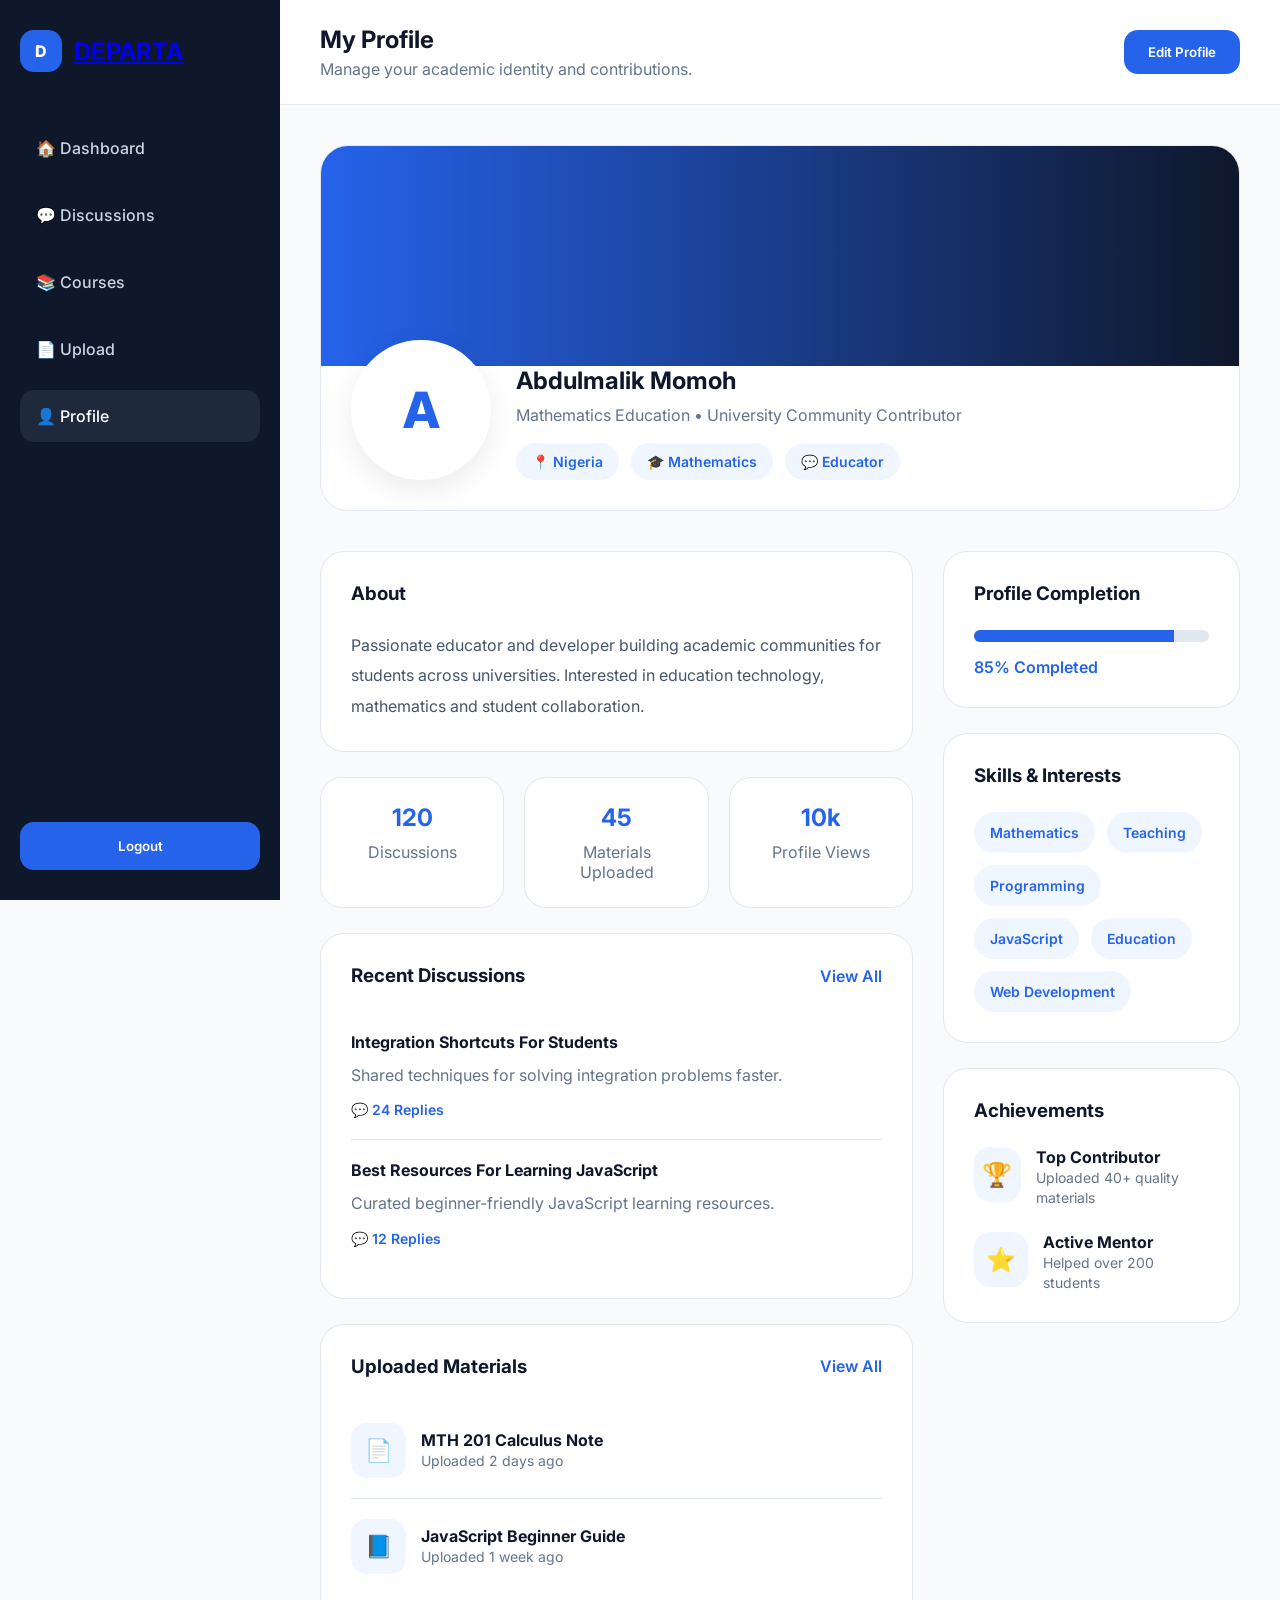
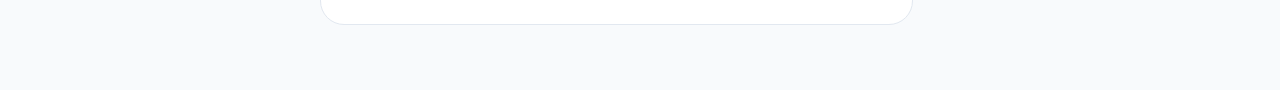
<file: profile.html>
<!-- profile.html -->
<!DOCTYPE html>
<html lang="en">
<head>
  <meta charset="UTF-8">
  <meta name="viewport" content="width=device-width, initial-scale=1.0">

  <title>Profile | DEPARTA</title>

  <!-- Google Font -->
  <link rel="preconnect" href="https://fonts.googleapis.com">
  <link rel="preconnect" href="https://fonts.gstatic.com" crossorigin>

  <link href="https://fonts.googleapis.com/css2?family=Inter:wght@300;400;500;600;700;800&display=swap" rel="stylesheet">

  <link rel="stylesheet" href="css/profile.css">
</head>
<body>

  <!-- ================= SIDEBAR ================= -->

  <aside class="sidebar" id="sidebar">

    <div>

      <div class="logo">

        <div class="logo-icon">
          D
        </div>

       <a href="index.html"><h2>DEPARTA</h2></a>

      </div>

      <ul class="sidebar-links">

        <li>
          <a href="dashboard.html">
            🏠 Dashboard
          </a>
        </li>

        <li>
          <a href="discussion.html">
            💬 Discussions
          </a>
        </li>

        <li>
          <a href="courses.html">
            📚 Courses
          </a>
        </li>

        <li>
          <a href="upload.html">
            📄 Upload
          </a>
        </li>

        <li class="active">
          <a href="#">
            👤 Profile
          </a>
        </li>

      </ul>

    </div>

    <button class="logout-btn">
      Logout
    </button>

  </aside>

  <!-- ================= MAIN CONTENT ================= -->

  <main class="main-content">

    <!-- ================= TOPBAR ================= -->

    <header class="topbar">

      <div class="topbar-left">

        <div class="menu-toggle" id="menuToggle">
          ☰
        </div>

        <div>

          <h2>
            My Profile
          </h2>

          <p>
            Manage your academic identity and contributions.
          </p>

        </div>

      </div>

      <a href="profile.html"><button class="edit-btn">
        Edit Profile
      </button></a>

    </header>

    <!-- ================= PROFILE HEADER ================= -->

    <section class="profile-header">

      <div class="profile-banner"></div>

      <div class="profile-info">

        <div class="profile-avatar">
          A
        </div>

        <div class="profile-details">

          <h2>
            Abdulmalik Momoh
          </h2>

          <p>
            Mathematics Education • University Community Contributor
          </p>

          <div class="profile-tags">

            <span>
              📍 Nigeria
            </span>

            <span>
              🎓 Mathematics
            </span>

            <span>
              💬 Educator
            </span>

          </div>

        </div>

      </div>

    </section>

    <!-- ================= PROFILE GRID ================= -->

    <section class="profile-grid">

      <!-- ================= LEFT SIDE ================= -->

      <div class="left-column">

        <!-- ABOUT -->

        <div class="card">

          <div class="card-header">
            <h3>About</h3>
          </div>

          <p class="about-text">
            Passionate educator and developer building academic communities for students across universities. Interested in education technology, mathematics and student collaboration.
          </p>

        </div>

        <!-- STATS -->

        <div class="stats-grid">

          <div class="stat-card">

            <h2>
              120
            </h2>

            <p>
              Discussions
            </p>

          </div>

          <div class="stat-card">

            <h2>
              45
            </h2>

            <p>
              Materials Uploaded
            </p>

          </div>

          <div class="stat-card">

            <h2>
              10k
            </h2>

            <p>
              Profile Views
            </p>

          </div>

        </div>

        <!-- RECENT DISCUSSIONS -->

        <div class="card">

          <div class="card-header">

            <h3>
              Recent Discussions
            </h3>

            <a href="#">
              View All
            </a>

          </div>

          <div class="discussion-item">

            <h4>
              Integration Shortcuts For Students
            </h4>

            <p>
              Shared techniques for solving integration problems faster.
            </p>

            <span>
              💬 24 Replies
            </span>

          </div>

          <div class="discussion-item">

            <h4>
              Best Resources For Learning JavaScript
            </h4>

            <p>
              Curated beginner-friendly JavaScript learning resources.
            </p>

            <span>
              💬 12 Replies
            </span>

          </div>

        </div>

        <!-- UPLOADED MATERIALS -->

        <div class="card">

          <div class="card-header">

            <h3>
              Uploaded Materials
            </h3>

            <a href="#">
              View All
            </a>

          </div>

          <div class="material-item">

            <div class="material-icon">
              📄
            </div>

            <div>

              <h4>
                MTH 201 Calculus Note
              </h4>

              <span>
                Uploaded 2 days ago
              </span>

            </div>

          </div>

          <div class="material-item">

            <div class="material-icon">
              📘
            </div>

            <div>

              <h4>
                JavaScript Beginner Guide
              </h4>

              <span>
                Uploaded 1 week ago
              </span>

            </div>

          </div>

        </div>

      </div>

      <!-- ================= RIGHT SIDE ================= -->

      <div class="right-column">

        <!-- PROFILE COMPLETION -->

        <div class="card">

          <div class="card-header">
            <h3>Profile Completion</h3>
          </div>

          <div class="progress-box">

            <div class="progress-bar">

              <div class="progress-fill"></div>

            </div>

            <span>
              85% Completed
            </span>

          </div>

        </div>

        <!-- SKILLS -->

        <div class="card">

          <div class="card-header">
            <h3>Skills & Interests</h3>
          </div>

          <div class="skills">

            <span>Mathematics</span>
            <span>Teaching</span>
            <span>Programming</span>
            <span>JavaScript</span>
            <span>Education</span>
            <span>Web Development</span>

          </div>

        </div>

        <!-- ACHIEVEMENTS -->

        <div class="card">

          <div class="card-header">
            <h3>Achievements</h3>
          </div>

          <div class="achievement">

            <div class="achievement-icon">
              🏆
            </div>

            <div>

              <h4>
                Top Contributor
              </h4>

              <span>
                Uploaded 40+ quality materials
              </span>

            </div>

          </div>

          <div class="achievement">

            <div class="achievement-icon">
              ⭐
            </div>

            <div>

              <h4>
                Active Mentor
              </h4>

              <span>
                Helped over 200 students
              </span>

            </div>

          </div>

        </div>

      </div>

    </section>

  </main>

  <script src="js/profile.js"></script>
</body>
</html>
</file>
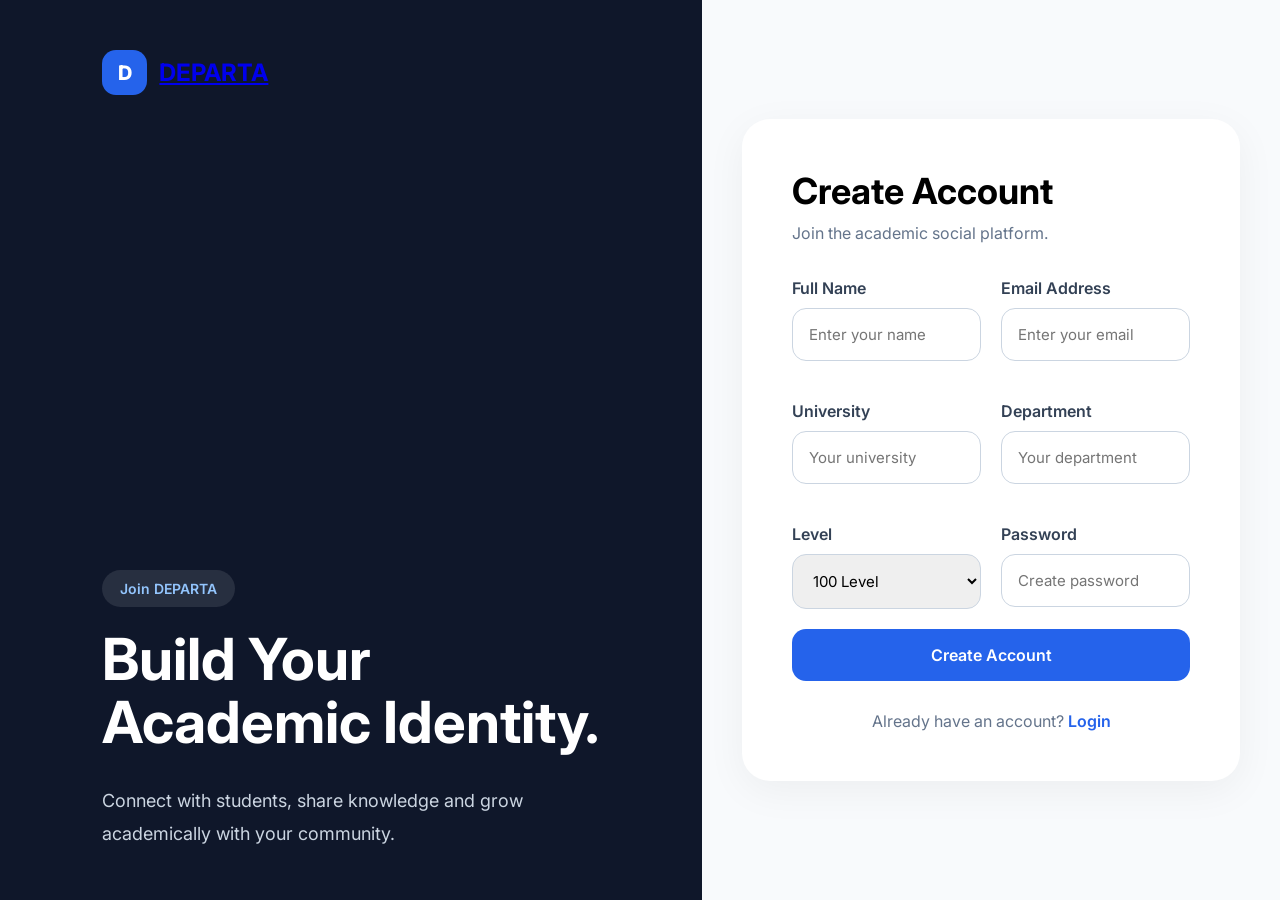
<file: register.html>
<!-- register.html -->
<!DOCTYPE html>
<html lang="en">
<head>
  <meta charset="UTF-8" />
  <meta name="viewport" content="width=device-width, initial-scale=1.0"/>
  <title>Register | DEPARTA</title>

  <link rel="preconnect" href="https://fonts.googleapis.com">
  <link rel="preconnect" href="https://fonts.gstatic.com" crossorigin>

  <link href="https://fonts.googleapis.com/css2?family=Inter:wght@300;400;500;600;700;800&display=swap" rel="stylesheet">

  <link rel="stylesheet" href="css/auth.css">
</head>
<body>

  <section class="auth-container">

    <!-- LEFT SIDE -->
    <div class="auth-left">

      <div class="logo">
         <div class="logo-icon">D</div>
        <a href="index.html" class="logo">
  <h2>DEPARTA</h2>
</a>
       </div>

      <div class="auth-content">

        <span class="badge">Join DEPARTA</span>

        <h1>
          Build Your Academic Identity.
        </h1>

        <p>
          Connect with students, share knowledge and grow academically with your community.
        </p>

      </div>

    </div>

    <!-- RIGHT SIDE -->
    <div class="auth-right">

      <div class="form-container register-container">

        <h2>Create Account</h2>

        <p class="form-subtitle">
          Join the academic social platform.
        </p>

        <form id="registerForm">

          <div class="form-grid">

            <div class="form-group">
              <label>Full Name</label>
              <input type="text" placeholder="Enter your name">
            </div>

            <div class="form-group">
              <label>Email Address</label>
              <input type="email" placeholder="Enter your email">
            </div>

            <div class="form-group">
              <label>University</label>
              <input type="text" placeholder="Your university">
            </div>

            <div class="form-group">
              <label>Department</label>
              <input type="text" placeholder="Your department">
            </div>

            <div class="form-group">
              <label>Level</label>
              <select>
                <option>100 Level</option>
                <option>200 Level</option>
                <option>300 Level</option>
                <option>400 Level</option>
                <option>500 Level</option>
              </select>
            </div>

            <div class="form-group">
              <label>Password</label>
              <input type="password" placeholder="Create password">
            </div>

          </div>

          <button type="submit" class="primary-btn">
            Create Account
          </button>

        </form>

        <p class="bottom-text">
          Already have an account?
          <a href="login.html">Login</a>
        </p>

      </div>

    </div>

  </section>

  <script src="js/auth.js"></script>
</body>
</html>
</file>
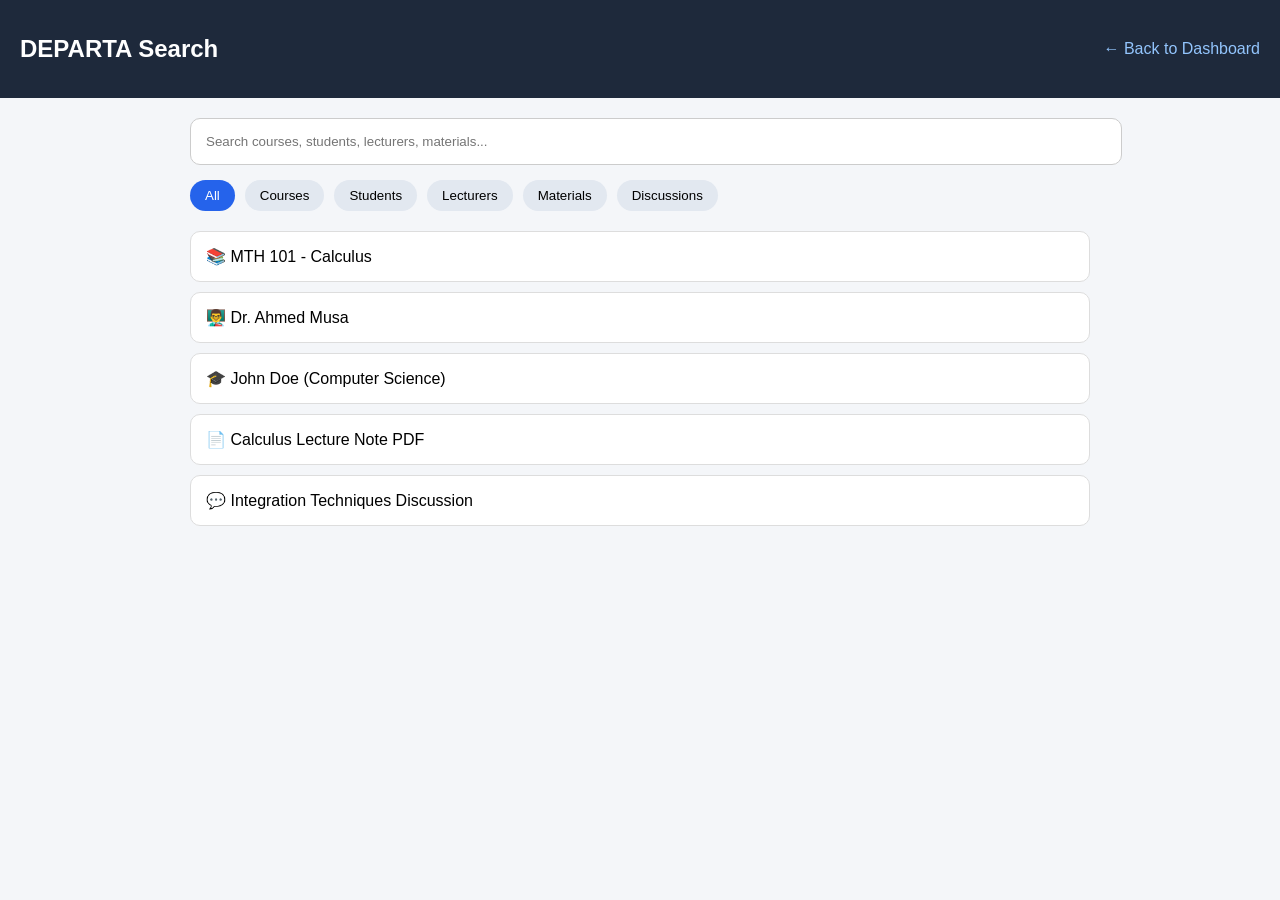
<file: search.html>
<!DOCTYPE html>
<html lang="en">
<head>
  <meta charset="UTF-8">
  <meta name="viewport" content="width=device-width, initial-scale=1.0">
  <title>Search | DEPARTA</title>

  <link rel="stylesheet" href="css/search.css">
</head>

<body>

  <!-- TOP BAR -->
  <header class="topbar">
    <h2>DEPARTA Search</h2>
    <a href="dashboard.html">← Back to Dashboard</a>
  </header>

  <!-- SEARCH SECTION -->
  <section class="search-container">

    <input type="text" id="searchInput" placeholder="Search courses, students, lecturers, materials...">

    <!-- FILTERS -->
    <div class="filters">
      <button class="filter active" data-type="all">All</button>
      <button class="filter" data-type="courses">Courses</button>
      <button class="filter" data-type="students">Students</button>
      <button class="filter" data-type="lecturers">Lecturers</button>
      <button class="filter" data-type="materials">Materials</button>
      <button class="filter" data-type="discussions">Discussions</button>
    </div>

    <!-- RESULTS -->
    <div id="results" class="results">

      <!-- SAMPLE DATA -->
      <div class="card" data-type="courses">
        📚 MTH 101 - Calculus
      </div>

      <div class="card" data-type="lecturers">
        👨‍🏫 Dr. Ahmed Musa
      </div>

      <div class="card" data-type="students">
        🎓 John Doe (Computer Science)
      </div>

      <div class="card" data-type="materials">
        📄 Calculus Lecture Note PDF
      </div>

      <div class="card" data-type="discussions">
        💬 Integration Techniques Discussion
      </div>

    </div>

  </section>

  <script src="js/search.js"></script>

</body>
</html>
</file>
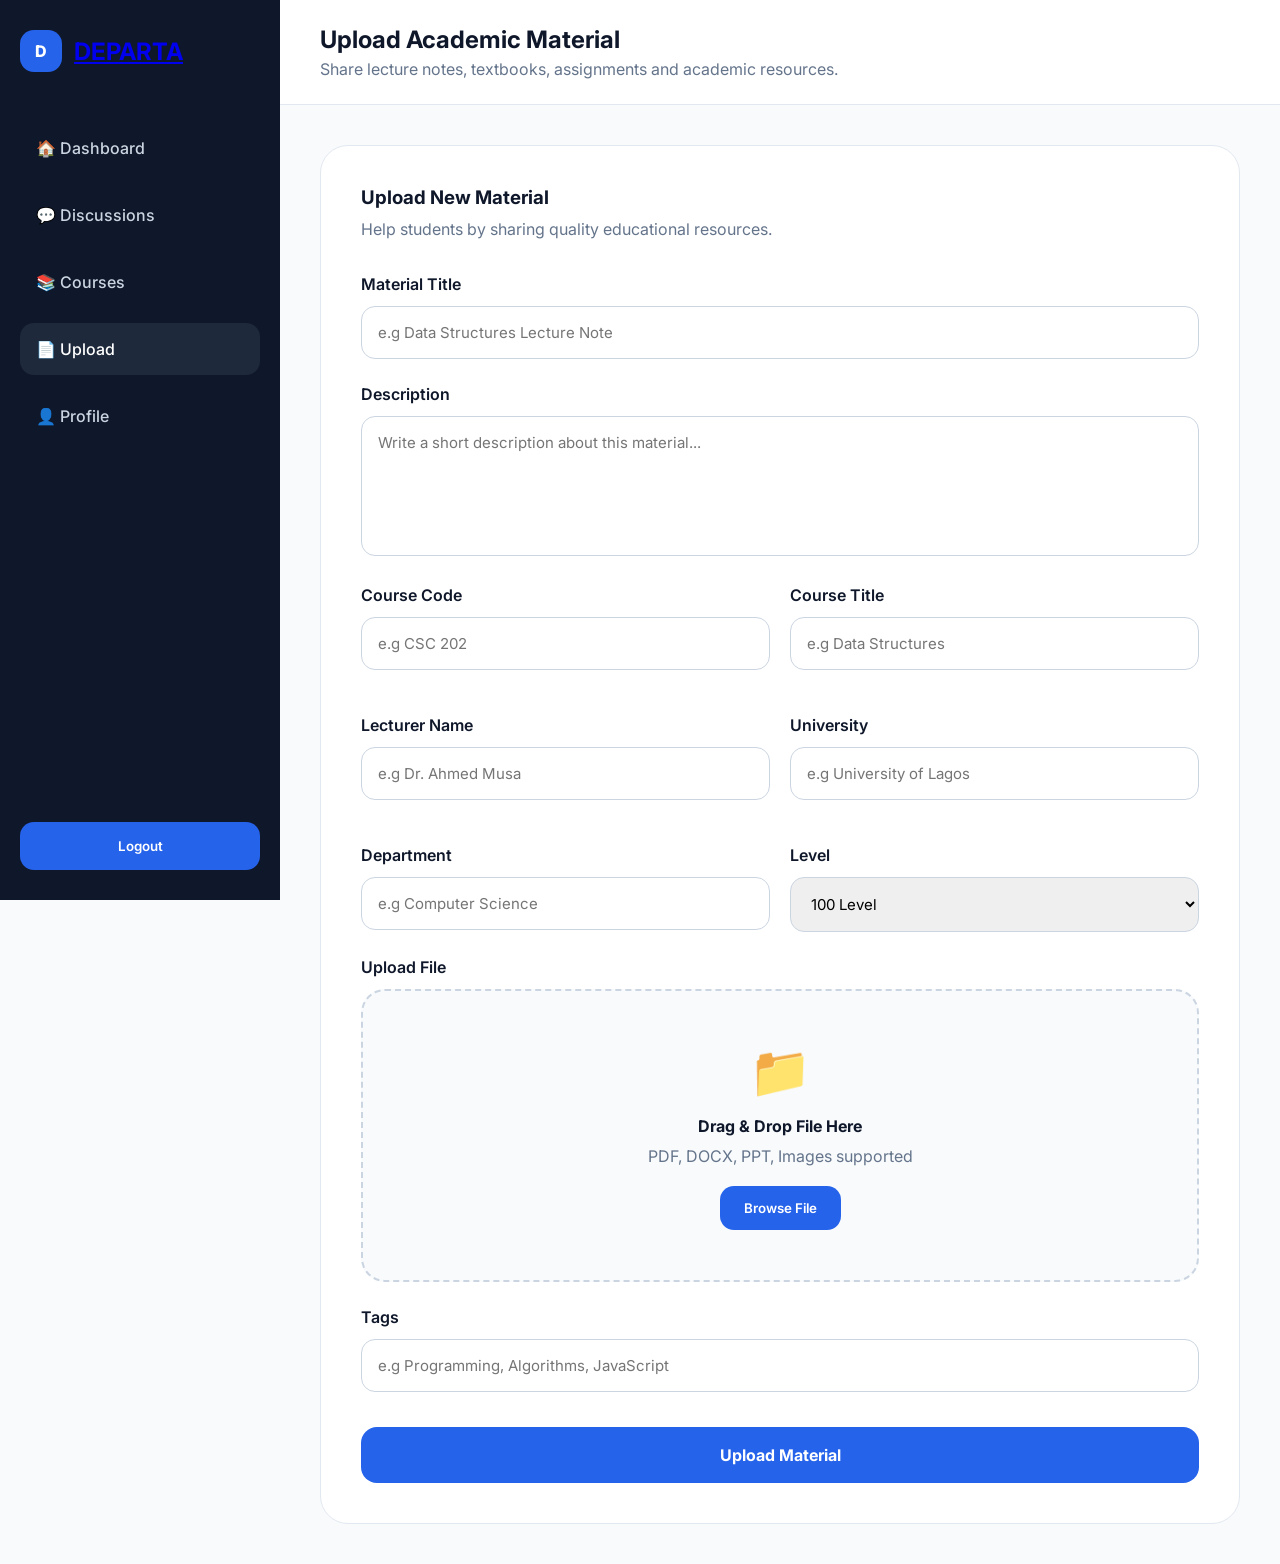
<file: upload.html>
<!-- upload.html -->
<!DOCTYPE html>
<html lang="en">
<head>
  <meta charset="UTF-8">
  <meta name="viewport" content="width=device-width, initial-scale=1.0">

  <title>Upload Material | DEPARTA</title>

  <!-- Google Font -->
  <link rel="preconnect" href="https://fonts.googleapis.com">
  <link rel="preconnect" href="https://fonts.gstatic.com" crossorigin>

  <link href="https://fonts.googleapis.com/css2?family=Inter:wght@300;400;500;600;700;800&display=swap" rel="stylesheet">

  <link rel="stylesheet" href="css/upload.css">
</head>
<body>

  <!-- ================= SIDEBAR ================= -->

  <aside class="sidebar" id="sidebar">

    <div>

      <div class="logo">

        <div class="logo-icon">
          D
        </div>

        <a href="index.html"><h2>DEPARTA</h2></a>

      </div>

      <ul class="sidebar-links">

        <li>
          <a href="dashboard.html">
            🏠 Dashboard
          </a>
        </li>

        <li>
          <a href="discussion.html">
            💬 Discussions
          </a>
        </li>

        <li>
          <a href="courses.html">
            📚 Courses
          </a>
        </li>

        <li class="active">
          <a href="#">
            📄 Upload
          </a>
        </li>

        <li>
          <a href="profile.html">
            👤 Profile
          </a>
        </li>

      </ul>

    </div>

    <button class="logout-btn">
      Logout
    </button>

  </aside>

  <!-- ================= MAIN CONTENT ================= -->

  <main class="main-content">

    <!-- ================= TOPBAR ================= -->

    <header class="topbar">

      <div class="topbar-left">

        <div class="menu-toggle" id="menuToggle">
          ☰
        </div>

        <div>

          <h2>
            Upload Academic Material
          </h2>

          <p>
            Share lecture notes, textbooks, assignments and academic resources.
          </p>

        </div>

      </div>

    </header>

    <!-- ================= UPLOAD SECTION ================= -->

    <section class="upload-wrapper">

      <div class="upload-card">

        <div class="upload-header">

          <h3>
            Upload New Material
          </h3>

          <p>
            Help students by sharing quality educational resources.
          </p>

        </div>

        <!-- ================= FORM ================= -->

        <form id="uploadForm">

          <!-- TITLE -->

          <div class="form-group">

            <label>
              Material Title
            </label>

            <input
              type="text"
              placeholder="e.g Data Structures Lecture Note"
            >

          </div>

          <!-- DESCRIPTION -->

          <div class="form-group">

            <label>
              Description
            </label>

            <textarea
              placeholder="Write a short description about this material..."
            ></textarea>

          </div>

          <!-- GRID -->

          <div class="form-grid">

            <!-- COURSE CODE -->

            <div class="form-group">

              <label>
                Course Code
              </label>

              <input
                type="text"
                placeholder="e.g CSC 202"
              >

            </div>

            <!-- COURSE TITLE -->

            <div class="form-group">

              <label>
                Course Title
              </label>

              <input
                type="text"
                placeholder="e.g Data Structures"
              >

            </div>

            <!-- LECTURER -->

            <div class="form-group">

              <label>
                Lecturer Name
              </label>

              <input
                type="text"
                placeholder="e.g Dr. Ahmed Musa"
              >

            </div>

            <!-- UNIVERSITY -->

            <div class="form-group">

              <label>
                University
              </label>

              <input
                type="text"
                placeholder="e.g University of Lagos"
              >

            </div>

            <!-- DEPARTMENT -->

            <div class="form-group">

              <label>
                Department
              </label>

              <input
                type="text"
                placeholder="e.g Computer Science"
              >

            </div>

            <!-- LEVEL -->

            <div class="form-group">

              <label>
                Level
              </label>

              <select>

                <option>
                  100 Level
                </option>

                <option>
                  200 Level
                </option>

                <option>
                  300 Level
                </option>

                <option>
                  400 Level
                </option>

                <option>
                  500 Level
                </option>

              </select>

            </div>

          </div>

          <!-- FILE UPLOAD -->

          <div class="form-group">

            <label>
              Upload File
            </label>

            <div class="upload-box" id="uploadBox">

              <input type="file" id="fileInput" hidden>

              <div class="upload-content">

                <div class="upload-icon">
                  📁
                </div>

                <h4>
                  Drag & Drop File Here
                </h4>

                <p>
                  PDF, DOCX, PPT, Images supported
                </p>

                <button type="button" id="browseBtn">
                  Browse File
                </button>

              </div>

            </div>

            <div id="fileName" class="file-name"></div>

          </div>

          <!-- TAGS -->

          <div class="form-group">

            <label>
              Tags
            </label>

            <input
              type="text"
              placeholder="e.g Programming, Algorithms, JavaScript"
            >

          </div>

          <!-- BUTTON -->

          <button type="submit" class="submit-btn">
            Upload Material
          </button>

        </form>

      </div>

    </section>

  </main>

  <script src="js/upload.js"></script>
</body>
</html>
</file>
<file: css/style.css>
/* style.css */

*{
  margin:0;
  padding:0;
  box-sizing:border-box;
  font-family:'Inter', sans-serif;
}

body{
  background:#F8FAFC;
  color:#0F172A;
  overflow-x:hidden;
}

/* ================= NAVBAR ================= */

.navbar{
  width:100%;
  display:flex;
  justify-content:space-between;
  align-items:center;
  padding:20px 8%;
  background:#fff;
  position:sticky;
  top:0;
  z-index:1000;
  border-bottom:1px solid #E2E8F0;
}

.logo{
  display:flex;
  align-items:center;
  gap:10px;
}

.logo-icon{
  width:42px;
  height:42px;
  background:#2563EB;
  color:#fff;
  display:flex;
  align-items:center;
  justify-content:center;
  border-radius:14px;
  font-weight:800;
  font-size:20px;
}

.nav-links{
  display:flex;
  gap:30px;
}

.nav-links a{
  text-decoration:none;
  color:#334155;
  font-weight:500;
  transition:0.3s;
}

.nav-links a:hover{
  color:#2563EB;
}

.nav-buttons{
  display:flex;
  gap:15px;
}

.login-btn{
  padding:10px 20px;
  border:none;
  background:transparent;
  font-weight:600;
  cursor:pointer;
}

.signup-btn{
  padding:12px 24px;
  border:none;
  background:#2563EB;
  color:#fff;
  border-radius:12px;
  font-weight:600;
  cursor:pointer;
}

.menu-toggle{
  display:none;
  font-size:28px;
  cursor:pointer;
}

/* ================= HERO ================= */

.hero{
  width:100%;
  min-height:90vh;
  display:flex;
  justify-content:space-between;
  align-items:center;
  padding:80px 8%;
  gap:60px;
}

.hero-left{
  flex:1;
}

.badge{
  background:#DBEAFE;
  color:#2563EB;
  padding:10px 18px;
  border-radius:30px;
  font-size:14px;
  font-weight:600;
}

.hero-left h1{
  font-size:64px;
  line-height:1.1;
  margin:25px 0;
}

.hero-left p{
  font-size:18px;
  color:#64748B;
  line-height:1.8;
  max-width:600px;
}

.hero-buttons{
  display:flex;
  gap:20px;
  margin-top:35px;
}

.primary-btn{
  padding:16px 30px;
  border:none;
  background:#2563EB;
  color:#fff;
  border-radius:14px;
  font-size:16px;
  font-weight:600;
  cursor:pointer;
}

.secondary-btn{
  padding:16px 30px;
  border:1px solid #CBD5E1;
  background:#fff;
  border-radius:14px;
  font-size:16px;
  font-weight:600;
  cursor:pointer;
}

.hero-stats{
  display:flex;
  gap:40px;
  margin-top:50px;
}

.hero-stats h3{
  font-size:28px;
}

.hero-stats p{
  font-size:15px;
}

/* ================= HERO RIGHT ================= */

.hero-right{
  flex:1;
  position:relative;
}

.discussion-card{
  background:#fff;
  padding:30px;
  border-radius:24px;
  box-shadow:0 10px 40px rgba(0,0,0,0.05);
}

.discussion-top{
  display:flex;
  gap:15px;
  align-items:center;
  margin-bottom:20px;
}

.avatar{
  width:50px;
  height:50px;
  background:#2563EB;
  color:#fff;
  display:flex;
  align-items:center;
  justify-content:center;
  border-radius:50%;
  font-weight:700;
}

.discussion-card p{
  color:#475569;
  line-height:1.8;
}

.discussion-bottom{
  display:flex;
  justify-content:space-between;
  margin-top:25px;
  color:#64748B;
}

.floating-card{
  position:absolute;
  background:#fff;
  padding:16px 22px;
  border-radius:14px;
  box-shadow:0 10px 30px rgba(0,0,0,0.06);
  font-weight:600;
}

.one{
  top:-20px;
  right:-10px;
}

.two{
  bottom:-20px;
  left:-20px;
}

/* ================= GENERAL SECTIONS ================= */

section{
  padding:100px 8%;
}

.section-title{
  text-align:center;
  margin-bottom:60px;
}

.section-title span{
  color:#2563EB;
  font-weight:700;
  letter-spacing:1px;
}

.section-title h2{
  font-size:42px;
  margin-top:15px;
}

/* ================= FEATURES ================= */

.feature-grid{
  display:grid;
  grid-template-columns:repeat(auto-fit,minmax(250px,1fr));
  gap:30px;
}

.feature-card{
  background:#fff;
  padding:40px 30px;
  border-radius:24px;
  border:1px solid #E2E8F0;
  transition:0.3s;
}

.feature-card:hover{
  transform:translateY(-10px);
}

.feature-icon{
  font-size:40px;
  margin-bottom:20px;
}

.feature-card h3{
  margin-bottom:15px;
}

.feature-card p{
  color:#64748B;
  line-height:1.7;
}

#threadContainer {
  background: white;
  padding: 15px;
  border-radius: 10px;
}

#comments div {
  background: white;
  border-radius: 8px;
}
/* ================= TRENDING ================= */

.discussion-grid{
  display:grid;
  grid-template-columns:repeat(auto-fit,minmax(300px,1fr));
  gap:30px;
}

.trend-card{
  background:#fff;
  padding:30px;
  border-radius:24px;
  border:1px solid #E2E8F0;
}

.trend-card p{
  margin:20px 0;
  color:#64748B;
  line-height:1.7;
}

.trend-meta{
  display:flex;
  justify-content:space-between;
  color:#94A3B8;
}

/* ================= COMMUNITIES ================= */

.community-grid{
  display:grid;
  grid-template-columns:repeat(auto-fit,minmax(220px,1fr));
  gap:25px;
}

.community-card{
  background:#2563EB;
  color:#fff;
  padding:40px 30px;
  border-radius:24px;
  transition:0.3s;
}

.community-card:hover{
  transform:scale(1.03);
}

/* ================= CTA ================= */

.cta{
  text-align:center;
  background:#0F172A;
  color:#fff;
  border-radius:40px;
  margin:80px 8%;
  padding:80px 30px;
}

.cta h2{
  font-size:48px;
}

.cta p{
  margin:25px auto;
  max-width:700px;
  color:#CBD5E1;
  line-height:1.8;
}

/* ================= FOOTER ================= */

.footer{
  padding:60px 8%;
  text-align:center;
  background:#fff;
  border-top:1px solid #E2E8F0;
}

.footer-logo{
  display:flex;
  justify-content:center;
  align-items:center;
  gap:12px;
  margin-bottom:20px;
}

.footer p{
  color:#64748B;
  max-width:600px;
  margin:0 auto 25px;
}

.footer-links{
  display:flex;
  justify-content:center;
  gap:25px;
  margin-bottom:25px;
}

.footer-links a{
  text-decoration:none;
  color:#334155;
}

/* ================= RESPONSIVE ================= */

@media(max-width:992px){

  .hero{
    flex-direction:column;
    text-align:center;
  }

  .hero-left h1{
    font-size:48px;
  }

  .hero-buttons{
    justify-content:center;
  }

  .hero-stats{
    justify-content:center;
  }

  .floating-card{
    display:none;
  }
}

@media(max-width:768px){

  .nav-links,
  .nav-buttons{
    display:none;
  }

  .menu-toggle{
    display:block;
  }

  .hero-left h1{
    font-size:40px;
  }

  .section-title h2{
    font-size:32px;
  }

  .cta h2{
    font-size:36px;
  }
}
</file>
<file: css/courses.css>
/* courses.css */

*{
  margin:0;
  padding:0;
  box-sizing:border-box;
  font-family:'Inter', sans-serif;
}

body{
  background:#F8FAFC;
  color:#0F172A;
  display:flex;
}

/* ================= SIDEBAR ================= */

.sidebar{
  width:280px;
  min-height:100vh;
  background:#0F172A;
  color:#fff;
  padding:30px 20px;
  display:flex;
  flex-direction:column;
  justify-content:space-between;
  position:fixed;
  left:0;
  top:0;
}

.logo{
  display:flex;
  align-items:center;
  gap:12px;
  margin-bottom:50px;
}

.logo-icon{
  width:42px;
  height:42px;
  background:#2563EB;
  border-radius:14px;
  display:flex;
  align-items:center;
  justify-content:center;
  font-weight:800;
}

.sidebar-links{
  list-style:none;
}

.sidebar-links li{
  margin-bottom:15px;
}

.sidebar-links li a{
  text-decoration:none;
  color:#CBD5E1;
  padding:16px;
  display:block;
  border-radius:14px;
  transition:0.3s;
  font-weight:500;
}

.sidebar-links li a:hover,
.sidebar-links .active a{
  background:#1E293B;
  color:#fff;
}

.logout-btn{
  width:100%;
  padding:16px;
  border:none;
  background:#2563EB;
  color:#fff;
  border-radius:14px;
  cursor:pointer;
  font-weight:600;
}

/* ================= MAIN ================= */

.main-content{
  margin-left:280px;
  width:calc(100% - 280px);
}

/* ================= TOPBAR ================= */

.topbar{
  background:#fff;
  padding:25px 40px;
  border-bottom:1px solid #E2E8F0;
  display:flex;
  justify-content:space-between;
  align-items:center;
  position:sticky;
  top:0;
  z-index:100;
}

.topbar-left{
  display:flex;
  align-items:center;
  gap:20px;
}

.topbar-left p{
  color:#64748B;
  margin-top:5px;
}

.menu-toggle{
  display:none;
  font-size:28px;
  cursor:pointer;
}

.topbar-right{
  display:flex;
  align-items:center;
  gap:20px;
}

.search-box input{
  width:300px;
  padding:14px 18px;
  border:1px solid #CBD5E1;
  border-radius:14px;
  outline:none;
}

.upload-btn{
  padding:14px 24px;
  border:none;
  background:#2563EB;
  color:#fff;
  border-radius:14px;
  cursor:pointer;
  font-weight:600;
}

/* ================= FILTERS ================= */

.filters{
  display:flex;
  gap:15px;
  padding:25px 40px;
  overflow-x:auto;
}

.filters button{
  padding:12px 18px;
  border:none;
  border-radius:30px;
  background:#fff;
  border:1px solid #E2E8F0;
  cursor:pointer;
  white-space:nowrap;
  font-weight:600;
}

.active-filter{
  background:#2563EB !important;
  color:#fff;
}

/* ================= COURSE GRID ================= */

.course-grid{
  padding:0 40px 40px;
  display:grid;
  grid-template-columns:repeat(auto-fit, minmax(300px, 1fr));
  gap:25px;
}

/* ================= COURSE CARD ================= */

.course-card{
  background:#fff;
  border:1px solid #E2E8F0;
  border-radius:24px;
  padding:28px;
  transition:0.3s;
}

.course-card:hover{
  transform:translateY(-5px);
}

.course-top{
  display:flex;
  justify-content:space-between;
  align-items:center;
  margin-bottom:25px;
}

.course-badge{
  background:#EFF6FF;
  color:#2563EB;
  padding:10px 16px;
  border-radius:30px;
  font-size:14px;
  font-weight:700;
}

.save-btn{
  border:none;
  background:#F8FAFC;
  width:42px;
  height:42px;
  border-radius:12px;
  cursor:pointer;
}

.course-card h3{
  margin-bottom:15px;
}

.course-card p{
  color:#64748B;
  line-height:1.8;
  margin-bottom:25px;
}

/* ================= LECTURER ================= */

.lecturer{
  display:flex;
  align-items:center;
  gap:15px;
  margin-bottom:25px;
}

.lecturer-avatar{
  width:50px;
  height:50px;
  background:#2563EB;
  color:#fff;
  border-radius:50%;
  display:flex;
  align-items:center;
  justify-content:center;
  font-weight:700;
}

.lecturer span{
  color:#64748B;
  font-size:14px;
}

/* ================= COURSE INFO ================= */

.course-info{
  display:flex;
  justify-content:space-between;
  margin-bottom:25px;
  color:#475569;
  font-size:14px;
}

/* ================= BUTTON ================= */

.view-btn{
  width:100%;
  padding:15px;
  border:none;
  background:#2563EB;
  color:#fff;
  border-radius:14px;
  cursor:pointer;
  font-weight:600;
}

/* ================= RESPONSIVE ================= */

@media(max-width:900px){

  .sidebar{
    left:-100%;
    transition:0.3s;
    z-index:999;
  }

  .sidebar.active{
    left:0;
  }

  .main-content{
    margin-left:0;
    width:100%;
  }

  .menu-toggle{
    display:block;
  }
}

@media(max-width:768px){

  .topbar{
    flex-direction:column;
    align-items:flex-start;
    gap:20px;
    padding:20px;
  }

  .topbar-right{
    width:100%;
    flex-direction:column;
    align-items:stretch;
  }

  .search-box input{
    width:100%;
  }

  .filters{
    padding:20px;
  }

  .course-grid{
    padding:0 20px 30px;
  }

}
</file>
<file: css/dashboard.css>
/* dashboard.css */

*{
  margin:0;
  padding:0;
  box-sizing:border-box;
  font-family:'Inter', sans-serif;
}

body{
  background:#F8FAFC;
  color:#0F172A;
  display:flex;
}

/* ================= SIDEBAR ================= */

.sidebar{
 .sidebar {
  position: fixed;
  top: 0;
  left: -250px; /* hidden by default */
  width: 250px;
  height: 100vh;
  background: #1e293b;
  color: white;
  transition: 0.3s ease;
  overflow-y: auto;
  z-index: 1000;
}

/* when active */
.sidebar.active {
  left: 0;
}
}

.logo{
  display:flex;
  align-items:center;
  gap:12px;
  margin-bottom:50px;
}

.logo-icon{
  width:42px;
  height:42px;
  background:#2563EB;
  border-radius:14px;
  display:flex;
  align-items:center;
  justify-content:center;
  font-weight:800;
}

.sidebar-links{
  list-style:none;
}

.sidebar-links li{
  margin-bottom:15px;
}

.sidebar-links li a{
  text-decoration:none;
  color:#CBD5E1;
  padding:16px;
  display:block;
  border-radius:14px;
  transition:0.3s;
  font-weight:500;
}

.sidebar-links li a:hover,
.sidebar-links .active a{
  background:#1E293B;
  color:#fff;
}

.logout-btn{
  width:100%;
  padding:16px;
  border:none;
  background:#2563EB;
  color:#fff;
  border-radius:14px;
  cursor:pointer;
  font-weight:600;
}

/* ================= MAIN CONTENT ================= */

.main-content{
  margin-left:280px;
  width:calc(100% - 280px);
  min-height:100vh;
}

/* ================= TOPBAR ================= */

.topbar{
  width:100%;
  background:#fff;
  padding:25px 40px;
  border-bottom:1px solid #E2E8F0;
  display:flex;
  justify-content:space-between;
  align-items:center;
  position:sticky;
  top:0;
  z-index:100;
}

.topbar-left{
  display:flex;
  align-items:center;
  gap:20px;
}

.menu-toggle{
  display:none;
  font-size:28px;
  cursor:pointer;
}

.topbar-right{
  display:flex;
  align-items:center;
  gap:20px;
}

.search-box input{
  width:280px;
  padding:14px 18px;
  border:1px solid #CBD5E1;
  border-radius:14px;
  outline:none;
}

.notification{
  width:45px;
  height:45px;
  background:#EFF6FF;
  border-radius:50%;
  display:flex;
  align-items:center;
  justify-content:center;
  cursor:pointer;
}

.profile-avatar{
  width:45px;
  height:45px;
  background:#2563EB;
  color:#fff;
  border-radius:50%;
  display:flex;
  align-items:center;
  justify-content:center;
  font-weight:700;
}

/* ================= GRID ================= */

.dashboard-grid{
  display:grid;
  grid-template-columns:2fr 1fr;
  gap:30px;
  padding:40px;
}

/* ================= CREATE POST ================= */

.create-post{
  background:#fff;
  padding:25px;
  border-radius:24px;
  margin-bottom:30px;
  border:1px solid #E2E8F0;
}

.post-top{
  display:flex;
  gap:15px;
  margin-bottom:25px;
}

.post-top input{
  flex:1;
  padding:16px;
  border:1px solid #CBD5E1;
  border-radius:14px;
  outline:none;
}

.post-actions{
  display:flex;
  justify-content:space-between;
  gap:15px;
}

.post-actions button{
  flex:1;
  padding:14px;
  border:none;
  border-radius:12px;
  cursor:pointer;
  background:#F1F5F9;
  font-weight:600;
}

.primary-btn{
  background:#2563EB !important;
  color:#fff;
}

/* ================= DISCUSSION CARD ================= */

.discussion-card{
  background:#fff;
  padding:30px;
  border-radius:24px;
  border:1px solid #E2E8F0;
  margin-bottom:25px;
}

.discussion-header{
  display:flex;
  justify-content:space-between;
  margin-bottom:20px;
}

.discussion-user{
  display:flex;
  gap:15px;
}

.discussion-user span,
.time{
  color:#64748B;
  font-size:14px;
}

.discussion-card h3{
  margin-bottom:15px;
}

.discussion-card p{
  color:#475569;
  line-height:1.8;
}

.discussion-tags{
  display:flex;
  gap:12px;
  margin:20px 0;
}

.discussion-tags span{
  background:#EFF6FF;
  color:#2563EB;
  padding:10px 16px;
  border-radius:30px;
  font-size:14px;
  font-weight:600;
}

.discussion-actions{
  display:flex;
  gap:15px;
}

.discussion-actions button{
  padding:12px 18px;
  border:none;
  background:#F8FAFC;
  border-radius:12px;
  cursor:pointer;
  font-weight:600;
}

/* ================= RIGHT SIDEBAR ================= */

.right-sidebar{
  display:flex;
  flex-direction:column;
  gap:25px;
}

.profile-card,
.widget{
  background:#fff;
  padding:25px;
  border-radius:24px;
  border:1px solid #E2E8F0;
}

.profile-card{
  text-align:center;
}

.large{
  width:80px;
  height:80px;
  margin:0 auto 20px;
  font-size:24px;
}

.profile-card p{
  color:#64748B;
  margin:10px 0;
}

.profile-card span{
  color:#2563EB;
  font-size:14px;
  font-weight:600;
}

.widget-header{
  margin-bottom:20px;
}

.course-item{
  padding:15px 0;
  border-bottom:1px solid #E2E8F0;
}

.course-item:last-child{
  border-bottom:none;
}

.course-item span{
  color:#64748B;
  font-size:14px;
}

.contributor{
  display:flex;
  gap:15px;
  margin-bottom:20px;
}

.small{
  width:40px;
  height:40px;
}

/* ================= RESPONSIVE ================= */

@media(max-width:1100px){

  .dashboard-grid{
    grid-template-columns:1fr;
  }

  .right-sidebar{
    order:-1;
  }
}

@media(max-width:900px){

  .sidebar{
    left:-100%;
    transition:0.3s;
    z-index:999;
  }

  .sidebar.active{
    left:0;
  }

  .main-content{
    margin-left:0;
    width:100%;
  }

  .menu-toggle{
    display:block;
  }
}

@media(max-width:768px){

  .topbar{
    padding:20px;
  }

  .dashboard-grid{
    padding:20px;
  }

  .search-box{
    display:none;
  }

  .post-actions{
    flex-direction:column;
  }

  .discussion-actions{
    flex-wrap:wrap;
  }
}
</file>
<file: css/discussion.css>
/* discussions.css */

*{
  margin:0;
  padding:0;
  box-sizing:border-box;
  font-family:'Inter', sans-serif;
}

body{
  background:#F8FAFC;
  color:#0F172A;
  display:flex;
}

/* ================= SIDEBAR ================= */

.sidebar{
  width:280px;
  min-height:100vh;
  background:#0F172A;
  color:#fff;
  padding:30px 20px;
  display:flex;
  flex-direction:column;
  justify-content:space-between;
  position:fixed;
  left:0;
  top:0;
}

.logo{
  display:flex;
  align-items:center;
  gap:12px;
  margin-bottom:50px;
}

.logo-icon{
  width:42px;
  height:42px;
  background:#2563EB;
  border-radius:14px;
  display:flex;
  align-items:center;
  justify-content:center;
  font-weight:800;
}

.sidebar-links{
  list-style:none;
}

.sidebar-links li{
  margin-bottom:15px;
}

.sidebar-links li a{
  text-decoration:none;
  color:#CBD5E1;
  padding:16px;
  display:block;
  border-radius:14px;
  transition:0.3s;
  font-weight:500;
}

.sidebar-links li a:hover,
.sidebar-links .active a{
  background:#1E293B;
  color:#fff;
}

.logout-btn{
  width:100%;
  padding:16px;
  border:none;
  background:#2563EB;
  color:#fff;
  border-radius:14px;
  cursor:pointer;
  font-weight:600;
}

/* ================= MAIN CONTENT ================= */

.main-content{
  margin-left:280px;
  width:calc(100% - 280px);
}

/* ================= TOPBAR ================= */

.topbar{
  background:#fff;
  padding:25px 40px;
  border-bottom:1px solid #E2E8F0;
  display:flex;
  justify-content:space-between;
  align-items:center;
  position:sticky;
  top:0;
  z-index:100;
}

.topbar-left{
  display:flex;
  align-items:center;
  gap:20px;
}

.topbar-left p{
  color:#64748B;
  margin-top:5px;
}

.menu-toggle{
  display:none;
  font-size:28px;
  cursor:pointer;
}

.topbar-right{
  display:flex;
  gap:20px;
  align-items:center;
}

.search-box input{
  width:280px;
  padding:14px 18px;
  border:1px solid #CBD5E1;
  border-radius:14px;
  outline:none;
}

.create-btn{
  padding:14px 24px;
  border:none;
  background:#2563EB;
  color:#fff;
  border-radius:14px;
  cursor:pointer;
  font-weight:600;
}

/* ================= FILTERS ================= */

.filters{
  display:flex;
  gap:15px;
  padding:25px 40px;
  overflow-x:auto;
}

.filters button{
  padding:12px 18px;
  border:none;
  border-radius:30px;
  background:#fff;
  cursor:pointer;
  white-space:nowrap;
  border:1px solid #E2E8F0;
  font-weight:600;
}

.active-filter{
  background:#2563EB !important;
  color:#fff;
}

/* ================= LAYOUT ================= */

.discussion-layout{
  display:grid;
  grid-template-columns:2fr 1fr;
  gap:30px;
  padding:0 40px 40px;
}

/* ================= DISCUSSION CARD ================= */

.discussion-card{
  background:#fff;
  border:1px solid #E2E8F0;
  border-radius:24px;
  padding:30px;
  margin-bottom:25px;
}

.discussion-header{
  display:flex;
  justify-content:space-between;
  margin-bottom:20px;
}

.discussion-user{
  display:flex;
  gap:15px;
}

.avatar{
  width:50px;
  height:50px;
  background:#2563EB;
  color:#fff;
  border-radius:50%;
  display:flex;
  align-items:center;
  justify-content:center;
  font-weight:700;
}

.discussion-user span,
.time{
  color:#64748B;
  font-size:14px;
}

.discussion-card h3{
  margin-bottom:15px;
}

.discussion-card p{
  color:#475569;
  line-height:1.8;
}

/* ================= TAGS ================= */

.discussion-tags{
  display:flex;
  gap:12px;
  flex-wrap:wrap;
  margin:25px 0;
}

.discussion-tags span{
  background:#EFF6FF;
  color:#2563EB;
  padding:10px 16px;
  border-radius:30px;
  font-size:14px;
  font-weight:600;
}

/* ================= FOOTER ================= */

.discussion-footer{
  display:flex;
  gap:15px;
  flex-wrap:wrap;
}

.discussion-footer button{
  padding:12px 18px;
  border:none;
  border-radius:12px;
  background:#F8FAFC;
  cursor:pointer;
  font-weight:600;
}

/* ================= RIGHT SIDEBAR ================= */

.right-sidebar{
  display:flex;
  flex-direction:column;
  gap:25px;
}

.widget{
  background:#fff;
  border:1px solid #E2E8F0;
  border-radius:24px;
  padding:25px;
}

.widget-header{
  margin-bottom:25px;
}

.topic{
  padding:15px 0;
  border-bottom:1px solid #E2E8F0;
}

.topic:last-child{
  border-bottom:none;
}

.topic span{
  font-weight:600;
}

.topic p{
  color:#64748B;
  margin-top:6px;
  font-size:14px;
}

.contributor{
  display:flex;
  gap:15px;
  margin-bottom:20px;
}

.small{
  width:40px;
  height:40px;
}

.contributor span{
  color:#64748B;
  font-size:14px;
}

.stat-item{
  margin-bottom:25px;
}

.stat-item p{
  color:#64748B;
  margin-top:5px;
}

/* ================= RESPONSIVE ================= */

@media(max-width:1100px){

  .discussion-layout{
    grid-template-columns:1fr;
  }

  .right-sidebar{
    order:-1;
  }
}

@media(max-width:900px){

  .sidebar{
    left:-100%;
    transition:0.3s;
    z-index:999;
  }

  .sidebar.active{
    left:0;
  }

  .main-content{
    margin-left:0;
    width:100%;
  }

  .menu-toggle{
    display:block;
  }
}

@media(max-width:768px){

  .topbar{
    flex-direction:column;
    gap:20px;
    align-items:flex-start;
    padding:20px;
  }

  .discussion-layout{
    padding:0 20px 30px;
  }

  .filters{
    padding:20px;
  }

  .search-box input{
    width:100%;
  }

  .topbar-right{
    width:100%;
    flex-direction:column;
    align-items:stretch;
  }

}
</file>
<file: css/auth.css>
/* auth.css */

*{
  margin:0;
  padding:0;
  box-sizing:border-box;
  font-family:'Inter', sans-serif;
}

body{
  background:#F8FAFC;
}

/* ================= AUTH CONTAINER ================= */

.auth-container{
  width:100%;
  min-height:100vh;
  display:flex;
}

/* ================= LEFT SIDE ================= */

.auth-left{
  flex:1;
  background:#0F172A;
  color:#fff;
  padding:50px 8%;
  display:flex;
  flex-direction:column;
  justify-content:space-between;
}

.logo{
  display:flex;
  align-items:center;
  gap:12px;
}

.logo-icon{
  width:45px;
  height:45px;
  background:#2563EB;
  border-radius:14px;
  display:flex;
  align-items:center;
  justify-content:center;
  font-size:20px;
  font-weight:800;
}

.auth-content{
  max-width:520px;
}

.badge{
  background:rgba(255,255,255,0.1);
  color:#93C5FD;
  padding:10px 18px;
  border-radius:30px;
  font-size:14px;
  font-weight:600;
}

.auth-content h1{
  font-size:58px;
  line-height:1.1;
  margin:30px 0;
}

.auth-content p{
  color:#CBD5E1;
  line-height:1.8;
  font-size:18px;
}

/* ================= STATS ================= */

.auth-stats{
  display:flex;
  gap:20px;
  margin-top:50px;
}

.stat-card{
  background:rgba(255,255,255,0.08);
  padding:20px;
  border-radius:18px;
  flex:1;
}

.stat-card h3{
  font-size:28px;
}

.stat-card p{
  margin-top:10px;
  font-size:14px;
}

/* ================= RIGHT SIDE ================= */

.auth-right{
  flex:1;
  display:flex;
  justify-content:center;
  align-items:center;
  padding:40px;
}

.form-container{
  width:100%;
  max-width:450px;
  background:#fff;
  padding:50px;
  border-radius:28px;
  box-shadow:0 10px 40px rgba(0,0,0,0.05);
}

.register-container{
  max-width:600px;
}

.form-container h2{
  font-size:36px;
  margin-bottom:10px;
}

.form-subtitle{
  color:#64748B;
  margin-bottom:35px;
}

/* ================= FORM ================= */

.form-group{
  margin-bottom:20px;
}

.form-group label{
  display:block;
  margin-bottom:10px;
  font-weight:600;
  color:#334155;
}

.form-group input,
.form-group select{
  width:100%;
  padding:16px;
  border:1px solid #CBD5E1;
  border-radius:14px;
  outline:none;
  font-size:15px;
}

.form-group input:focus,
.form-group select:focus{
  border-color:#2563EB;
}

/* ================= FORM GRID ================= */

.form-grid{
  display:grid;
  grid-template-columns:1fr 1fr;
  gap:20px;
}

/* ================= OPTIONS ================= */

.form-options{
  display:flex;
  justify-content:space-between;
  align-items:center;
  margin-bottom:30px;
  font-size:14px;
}

.form-options a{
  color:#2563EB;
  text-decoration:none;
}

/* ================= BUTTONS ================= */

.primary-btn{
  width:100%;
  padding:16px;
  border:none;
  background:#2563EB;
  color:#fff;
  border-radius:14px;
  font-size:16px;
  font-weight:600;
  cursor:pointer;
  transition:0.3s;
}

.primary-btn:hover{
  background:#1D4ED8;
}

.google-btn{
  width:100%;
  padding:16px;
  border:1px solid #CBD5E1;
  background:#fff;
  border-radius:14px;
  font-size:15px;
  font-weight:600;
  cursor:pointer;
}

/* ================= DIVIDER ================= */

.divider{
  text-align:center;
  margin:30px 0;
  position:relative;
}

.divider span{
  background:#fff;
  padding:0 20px;
  color:#64748B;
  position:relative;
  z-index:2;
}

.divider::before{
  content:'';
  width:100%;
  height:1px;
  background:#E2E8F0;
  position:absolute;
  left:0;
  top:50%;
}

/* ================= BOTTOM TEXT ================= */

.bottom-text{
  text-align:center;
  margin-top:30px;
  color:#64748B;
}

.bottom-text a{
  color:#2563EB;
  text-decoration:none;
  font-weight:600;
}

/* ================= RESPONSIVE ================= */

@media(max-width:992px){

  .auth-container{
    flex-direction:column;
  }

  .auth-left{
    min-height:400px;
  }

  .auth-content h1{
    font-size:42px;
  }
}

@media(max-width:768px){

  .form-container{
    padding:35px;
  }

  .form-grid{
    grid-template-columns:1fr;
  }

  .auth-stats{
    flex-direction:column;
  }

  .auth-content h1{
    font-size:36px;
  }
}
</file>
<file: css/profile.css>
/* profile.css */

*{
  margin:0;
  padding:0;
  box-sizing:border-box;
  font-family:'Inter', sans-serif;
}

body{
  background:#F8FAFC;
  color:#0F172A;
  display:flex;
}

/* ================= SIDEBAR ================= */

.sidebar{
  width:280px;
  min-height:100vh;
  background:#0F172A;
  color:#fff;
  padding:30px 20px;
  display:flex;
  flex-direction:column;
  justify-content:space-between;
  position:fixed;
  left:0;
  top:0;
}

.logo{
  display:flex;
  align-items:center;
  gap:12px;
  margin-bottom:50px;
}

.logo-icon{
  width:42px;
  height:42px;
  background:#2563EB;
  border-radius:14px;
  display:flex;
  align-items:center;
  justify-content:center;
  font-weight:800;
}

.sidebar-links{
  list-style:none;
}

.sidebar-links li{
  margin-bottom:15px;
}

.sidebar-links li a{
  text-decoration:none;
  color:#CBD5E1;
  padding:16px;
  display:block;
  border-radius:14px;
  transition:0.3s;
  font-weight:500;
}

.sidebar-links li a:hover,
.sidebar-links .active a{
  background:#1E293B;
  color:#fff;
}

.logout-btn{
  width:100%;
  padding:16px;
  border:none;
  background:#2563EB;
  color:#fff;
  border-radius:14px;
  cursor:pointer;
  font-weight:600;
}

/* ================= MAIN ================= */

.main-content{
  margin-left:280px;
  width:calc(100% - 280px);
}

/* ================= TOPBAR ================= */

.topbar{
  background:#fff;
  padding:25px 40px;
  border-bottom:1px solid #E2E8F0;
  display:flex;
  justify-content:space-between;
  align-items:center;
}

.topbar-left{
  display:flex;
  align-items:center;
  gap:20px;
}

.topbar-left p{
  color:#64748B;
  margin-top:5px;
}

.menu-toggle{
  display:none;
  font-size:28px;
  cursor:pointer;
}

.edit-btn{
  padding:14px 24px;
  border:none;
  background:#2563EB;
  color:#fff;
  border-radius:14px;
  cursor:pointer;
  font-weight:600;
}

/* ================= PROFILE HEADER ================= */

.profile-header{
  background:#fff;
  margin:40px;
  border-radius:28px;
  overflow:hidden;
  border:1px solid #E2E8F0;
}

.profile-banner{
  height:220px;
  background:linear-gradient(to right, #2563EB, #0F172A);
}

.profile-info{
  padding:30px;
  display:flex;
  align-items:flex-end;
  gap:25px;
  margin-top:-70px;
}

.profile-avatar{
  width:140px;
  height:140px;
  background:#fff;
  color:#2563EB;
  border-radius:50%;
  border:6px solid #fff;
  display:flex;
  align-items:center;
  justify-content:center;
  font-size:50px;
  font-weight:800;
  box-shadow:0 10px 30px rgba(0,0,0,0.08);
}

.profile-details p{
  color:#64748B;
  margin:10px 0 18px;
}

.profile-details h2{
    margin-top: 40px;
}

.profile-tags{
  display:flex;
  gap:12px;
  flex-wrap:wrap;
}

.profile-tags span{
  background:#EFF6FF;
  color:#2563EB;
  padding:10px 16px;
  border-radius:30px;
  font-size:14px;
  font-weight:600;
}

/* ================= PROFILE GRID ================= */

.profile-grid{
  display:grid;
  grid-template-columns:2fr 1fr;
  gap:30px;
  padding:0 40px 40px;
}

/* ================= CARD ================= */

.card{
  background:#fff;
  border:1px solid #E2E8F0;
  border-radius:24px;
  padding:30px;
  margin-bottom:25px;
}

.card-header{
  display:flex;
  justify-content:space-between;
  align-items:center;
  margin-bottom:25px;
}

.card-header a{
  text-decoration:none;
  color:#2563EB;
  font-weight:600;
}

.about-text{
  line-height:1.9;
  color:#475569;
}

/* ================= STATS ================= */

.stats-grid{
  display:grid;
  grid-template-columns:repeat(3, 1fr);
  gap:20px;
  margin-bottom:25px;
}

.stat-card{
  background:#fff;
  border:1px solid #E2E8F0;
  border-radius:22px;
  padding:25px;
  text-align:center;
}

.stat-card h2{
  color:#2563EB;
  margin-bottom:10px;
}

.stat-card p{
  color:#64748B;
}

/* ================= DISCUSSION ================= */

.discussion-item{
  padding:20px 0;
  border-bottom:1px solid #E2E8F0;
}

.discussion-item:last-child{
  border-bottom:none;
}

.discussion-item p{
  color:#64748B;
  margin:10px 0;
  line-height:1.7;
}

.discussion-item span{
  color:#2563EB;
  font-size:14px;
  font-weight:600;
}

/* ================= MATERIAL ================= */

.material-item{
  display:flex;
  align-items:center;
  gap:15px;
  padding:20px 0;
  border-bottom:1px solid #E2E8F0;
}

.material-item:last-child{
  border-bottom:none;
}

.material-icon{
  width:55px;
  height:55px;
  background:#EFF6FF;
  border-radius:16px;
  display:flex;
  align-items:center;
  justify-content:center;
  font-size:22px;
}

.material-item span{
  color:#64748B;
  font-size:14px;
}

/* ================= PROGRESS ================= */

.progress-box span{
  display:block;
  margin-top:15px;
  color:#2563EB;
  font-weight:600;
}

.progress-bar{
  width:100%;
  height:12px;
  background:#E2E8F0;
  border-radius:20px;
  overflow:hidden;
}

.progress-fill{
  width:85%;
  height:100%;
  background:#2563EB;
}

/* ================= SKILLS ================= */

.skills{
  display:flex;
  flex-wrap:wrap;
  gap:12px;
}

.skills span{
  background:#EFF6FF;
  color:#2563EB;
  padding:12px 16px;
  border-radius:30px;
  font-size:14px;
  font-weight:600;
}

/* ================= ACHIEVEMENTS ================= */

.achievement{
  display:flex;
  gap:15px;
  margin-bottom:25px;
}

.achievement:last-child{
  margin-bottom:0;
}

.achievement-icon{
  width:55px;
  height:55px;
  background:#EFF6FF;
  border-radius:16px;
  display:flex;
  align-items:center;
  justify-content:center;
  font-size:24px;
}

.achievement span{
  color:#64748B;
  font-size:14px;
}

/* ================= RESPONSIVE ================= */

@media(max-width:1000px){

  .profile-grid{
    grid-template-columns:1fr;
  }

}

@media(max-width:900px){

  .sidebar{
    left:-100%;
    transition:0.3s;
    z-index:999;
  }

  .sidebar.active{
    left:0;
  }

  .main-content{
    margin-left:0;
    width:100%;
  }

  .menu-toggle{
    display:block;
  }

}

@media(max-width:768px){

  .topbar{
    padding:20px;
    flex-direction:column;
    align-items:flex-start;
    gap:20px;
  }

  .profile-header{
    margin:20px;
  }

  .profile-grid{
    padding:0 20px 30px;
  }

  .profile-info{
    flex-direction:column;
    align-items:flex-start;
  }

  .stats-grid{
    grid-template-columns:1fr;
  }

}
</file>
<file: css/search.css>
body {
  font-family: Arial, sans-serif;
  margin: 0;
  background: #f4f6f9;
}

/* TOPBAR */
.topbar {
  background: #1e293b;
  color: white;
  padding: 15px 20px;
  display: flex;
  justify-content: space-between;
  align-items: center;
}

.topbar a {
  color: #93c5fd;
  text-decoration: none;
}

/* SEARCH BOX */
.search-container {
  padding: 20px;
  max-width: 900px;
  margin: auto;
}

#searchInput {
  width: 100%;
  padding: 15px;
  border-radius: 10px;
  border: 1px solid #ccc;
  margin-bottom: 15px;
}

/* FILTERS */
.filters {
  display: flex;
  gap: 10px;
  flex-wrap: wrap;
  margin-bottom: 20px;
}

.filter {
  padding: 8px 15px;
  border: none;
  border-radius: 20px;
  cursor: pointer;
  background: #e2e8f0;
}

.filter.active {
  background: #2563eb;
  color: white;
}

/* RESULTS */
.results {
  display: grid;
  gap: 10px;
}

.card {
  background: white;
  padding: 15px;
  border-radius: 10px;
  border: 1px solid #ddd;
}
</file>
<file: css/upload.css>
/* upload.css */

*{
  margin:0;
  padding:0;
  box-sizing:border-box;
  font-family:'Inter', sans-serif;
}

body{
  background:#F8FAFC;
  color:#0F172A;
  display:flex;
}

/* ================= SIDEBAR ================= */

.sidebar{
  width:280px;
  min-height:100vh;
  background:#0F172A;
  color:#fff;
  padding:30px 20px;
  display:flex;
  flex-direction:column;
  justify-content:space-between;
  position:fixed;
  left:0;
  top:0;
}

.logo{
  display:flex;
  align-items:center;
  gap:12px;
  margin-bottom:50px;
}

.logo-icon{
  width:42px;
  height:42px;
  background:#2563EB;
  border-radius:14px;
  display:flex;
  align-items:center;
  justify-content:center;
  font-weight:800;
}

.sidebar-links{
  list-style:none;
}

.sidebar-links li{
  margin-bottom:15px;
}

.sidebar-links li a{
  text-decoration:none;
  color:#CBD5E1;
  padding:16px;
  display:block;
  border-radius:14px;
  transition:0.3s;
  font-weight:500;
}

.sidebar-links li a:hover,
.sidebar-links .active a{
  background:#1E293B;
  color:#fff;
}

.logout-btn{
  width:100%;
  padding:16px;
  border:none;
  background:#2563EB;
  color:#fff;
  border-radius:14px;
  cursor:pointer;
  font-weight:600;
}

/* ================= MAIN ================= */

.main-content{
  margin-left:280px;
  width:calc(100% - 280px);
}

/* ================= TOPBAR ================= */

.topbar{
  background:#fff;
  padding:25px 40px;
  border-bottom:1px solid #E2E8F0;
}

.topbar-left{
  display:flex;
  align-items:center;
  gap:20px;
}

.topbar-left p{
  color:#64748B;
  margin-top:5px;
}

.menu-toggle{
  display:none;
  font-size:28px;
  cursor:pointer;
}

/* ================= WRAPPER ================= */

.upload-wrapper{
  padding:40px;
  display:flex;
  justify-content:center;
}

.upload-card{
  width:100%;
  max-width:1000px;
  background:#fff;
  border:1px solid #E2E8F0;
  border-radius:28px;
  padding:40px;
}

.upload-header{
  margin-bottom:35px;
}

.upload-header p{
  color:#64748B;
  margin-top:10px;
}

/* ================= FORM ================= */

.form-group{
  margin-bottom:25px;
}

.form-group label{
  display:block;
  margin-bottom:12px;
  font-weight:600;
}

.form-group input,
.form-group select,
.form-group textarea{
  width:100%;
  padding:16px;
  border:1px solid #CBD5E1;
  border-radius:14px;
  outline:none;
  font-size:15px;
}

.form-group textarea{
  min-height:140px;
  resize:none;
}

.form-group input:focus,
.form-group select:focus,
.form-group textarea:focus{
  border-color:#2563EB;
}

/* ================= GRID ================= */

.form-grid{
  display:grid;
  grid-template-columns:1fr 1fr;
  gap:20px;
}

/* ================= UPLOAD BOX ================= */

.upload-box{
  border:2px dashed #CBD5E1;
  border-radius:24px;
  padding:50px 20px;
  text-align:center;
  background:#F8FAFC;
  transition:0.3s;
}

.upload-box:hover{
  border-color:#2563EB;
}

.upload-content h4{
  margin:15px 0 10px;
}

.upload-content p{
  color:#64748B;
  margin-bottom:20px;
}

.upload-icon{
  font-size:50px;
}

.upload-content button{
  padding:14px 24px;
  border:none;
  background:#2563EB;
  color:#fff;
  border-radius:14px;
  cursor:pointer;
  font-weight:600;
}

.file-name{
  margin-top:15px;
  color:#2563EB;
  font-weight:600;
}

/* ================= BUTTON ================= */

.submit-btn{
  width:100%;
  padding:18px;
  border:none;
  background:#2563EB;
  color:#fff;
  border-radius:16px;
  cursor:pointer;
  font-size:16px;
  font-weight:700;
  margin-top:10px;
}

/* ================= RESPONSIVE ================= */

@media(max-width:900px){

  .sidebar{
    left:-100%;
    transition:0.3s;
    z-index:999;
  }

  .sidebar.active{
    left:0;
  }

  .main-content{
    margin-left:0;
    width:100%;
  }

  .menu-toggle{
    display:block;
  }
}

@media(max-width:768px){

  .topbar{
    padding:20px;
  }

  .upload-wrapper{
    padding:20px;
  }

  .upload-card{
    padding:25px;
  }

  .form-grid{
    grid-template-columns:1fr;
  }

}
</file>
